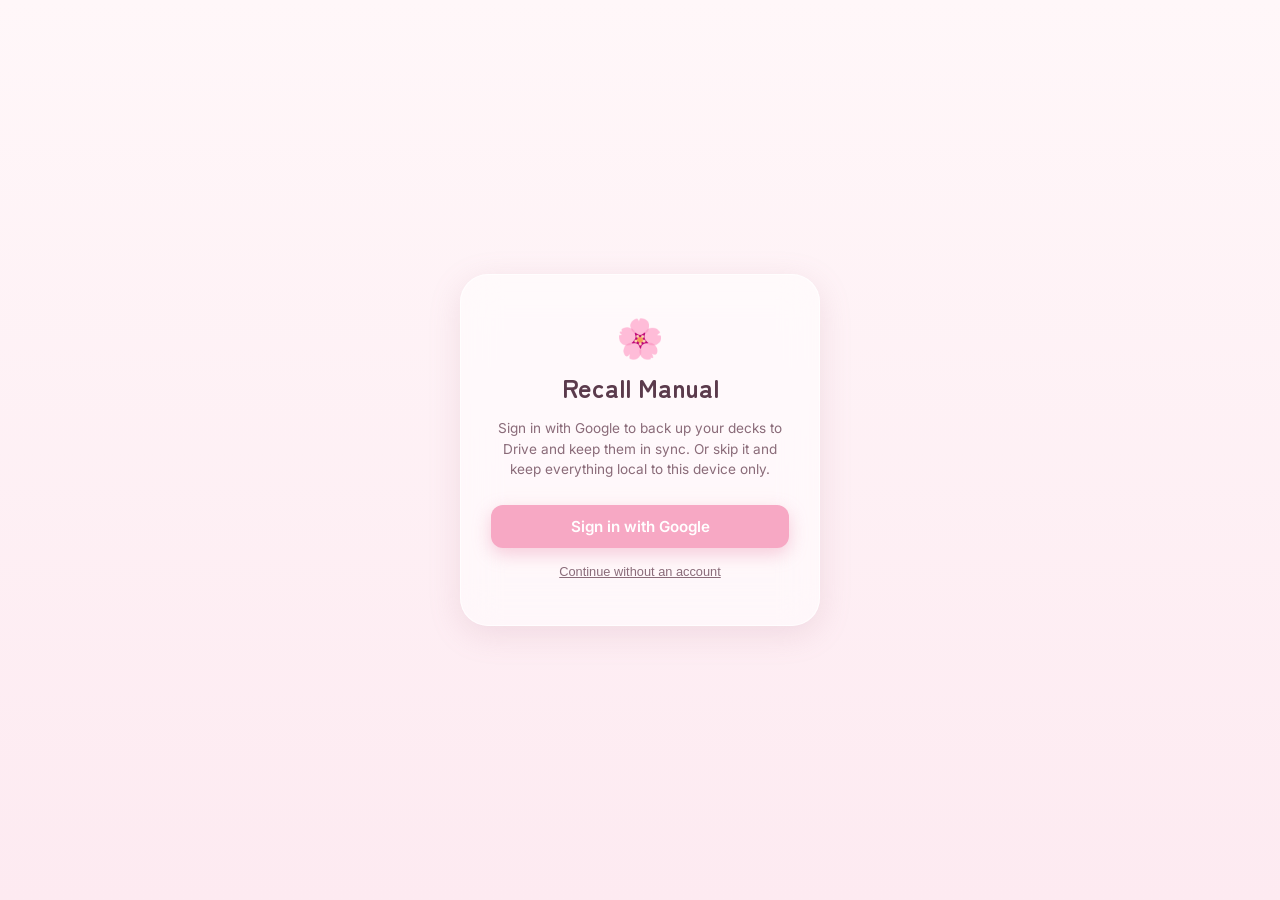
<file: index.html>
<!DOCTYPE html>
<html lang="en">
<head>
<meta charset="UTF-8" />
<meta name="viewport" content="width=device-width, initial-scale=1.0" />
<title>Recall Manual</title>
<link rel="manifest" href="manifest.json" />
<meta name="theme-color" content="#f7a8c4" />
<link rel="stylesheet" href="css/theme.css" />
<script>
  (function () {
    try {
      if ((localStorage.getItem('recall_manual_theme') || 'light') === 'dark') {
        document.documentElement.classList.add('theme-dark');
      }
    } catch (e) {}
  })();
</script>
<style>
  .deck-grid {
    display: grid;
    gap: 16px;
    margin-top: 20px;
  }
  .deck-card {
    padding: 20px;
    display: flex;
    align-items: center;
    justify-content: space-between;
    cursor: pointer;
  }
  .deck-card:hover { box-shadow: 0 12px 36px rgba(180, 120, 145, 0.26); }
  .deck-info h3 { font-size: 1.05rem; }
  .deck-info p { margin: 4px 0 0; font-size: 0.82rem; color: var(--ink-soft); }
  .due-badge {
    display: inline-block;
    margin-left: 8px;
    padding: 2px 9px;
    border-radius: 20px;
    background: var(--blossom);
    color: white;
    font-size: 0.72rem;
    font-weight: 700;
  }
  .deck-actions { display: flex; gap: 8px; }
  .deck-actions button {
    background: var(--glass-fill-strong);
    border: 1px solid var(--glass-border);
    border-radius: var(--radius-sm);
    padding: 8px 14px;
    font-size: 0.82rem;
    font-weight: 600;
    color: var(--ink);
    cursor: pointer;
  }
  .deck-actions .study-btn { background: var(--blossom); color: white; border: none; }

  .empty-state {
    text-align: center;
    padding: 60px 20px;
    color: var(--ink-soft);
  }
  .empty-state h2 { font-family: var(--font-display); color: var(--ink); margin-bottom: 8px; }

  .fab {
    position: fixed;
    bottom: 28px;
    right: 24px;
    z-index: 2;
    width: 58px;
    height: 58px;
    border-radius: 50%;
    background: var(--blossom);
    color: white;
    font-size: 1.8rem;
    border: none;
    box-shadow: 0 10px 26px rgba(232, 136, 171, 0.45);
    cursor: pointer;
    display: flex;
    align-items: center;
    justify-content: center;
  }

  .new-deck-form {
    display: none;
    margin-top: 18px;
    padding: 18px;
    gap: 10px;
    flex-direction: column;
  }
  .new-deck-form.open { display: flex; }
  .new-deck-form input {
    padding: 12px 14px;
    border-radius: var(--radius-sm);
    border: 1px solid var(--glass-border);
    background: rgba(255,255,255,0.7);
    font-family: var(--font-body);
    font-size: 0.9rem;
  }
  .new-deck-form .row { display: flex; gap: 10px; min-width: 0; }
  .new-deck-form .row input { flex: 1; min-width: 0; }

  .storage-note {
    margin-top: 24px;
    font-size: 0.75rem;
    color: var(--ink-soft);
    text-align: center;
  }

  .auth-area { display: flex; align-items: center; gap: 10px; }
  .sign-in-btn {
    display: flex; align-items: center; gap: 8px;
    background: var(--glass-fill-strong);
    border: 1px solid var(--glass-border);
    border-radius: var(--radius-sm);
    padding: 8px 14px;
    font-size: 0.82rem;
    font-weight: 600;
    color: var(--ink);
    cursor: pointer;
  }
  .user-chip { display: flex; align-items: center; gap: 8px; }
  .user-chip img { width: 28px; height: 28px; border-radius: 50%; }
  .user-chip .name { font-size: 0.78rem; color: var(--ink-soft); max-width: 100px; overflow: hidden; text-overflow: ellipsis; white-space: nowrap; }
  .sync-badge {
    font-size: 0.7rem;
    padding: 3px 9px;
    border-radius: 20px;
    background: rgba(255,255,255,0.6);
    color: var(--ink-soft);
  }
  .sync-badge.syncing { color: var(--tag-yellow); }
  .sync-badge.synced { color: var(--tag-green); }
  .sync-badge.error { color: var(--tag-red); }
  .sign-out-btn {
    background: none; border: none; font-size: 0.72rem; color: var(--ink-soft);
    text-decoration: underline; cursor: pointer; padding: 0;
  }

  .backup-row {
    display: flex;
    gap: 10px;
    justify-content: center;
    margin-top: 14px;
  }
  .backup-row button { font-size: 0.78rem; padding: 8px 14px; }

  .settings-link {
    background: var(--glass-fill-strong);
    border: 1px solid var(--glass-border);
    border-radius: 50%;
    width: 36px; height: 36px;
    display: flex; align-items: center; justify-content: center;
    cursor: pointer;
    text-decoration: none;
    color: var(--ink);
    transition: transform 0.15s ease, background 0.15s ease;
  }
  .settings-link:hover { background: var(--glass-fill); }
  .settings-link:active { transform: scale(0.94); }
  .settings-link svg { width: 19px; height: 19px; }

  @media (max-width: 460px) {
    .icon-cluster { gap: 6px !important; flex-wrap: wrap; }
    .user-chip .name { display: none; }
    .sync-badge { padding: 2px 7px; font-size: 0.65rem; }
    .settings-link { width: 32px; height: 32px; }
    .settings-link svg { width: 17px; height: 17px; }
    .sign-in-btn { padding: 7px 11px; font-size: 0.78rem; }
    .topbar { padding: 16px 16px; }
  }

  .auth-gate {
    position: fixed;
    inset: 0;
    z-index: 10;
    display: flex;
    align-items: center;
    justify-content: center;
    padding: 24px;
    background: linear-gradient(180deg, var(--bg-top) 0%, var(--bg-bottom) 100%);
  }
  .auth-gate-card {
    max-width: 360px;
    width: 100%;
    padding: 40px 30px;
    text-align: center;
  }
  .gate-icon { font-size: 2.4rem; margin-bottom: 6px; }
  .auth-gate-card h1 { font-size: 1.6rem; margin-bottom: 10px; }
  .gate-sub {
    font-size: 0.85rem;
    color: var(--ink-soft);
    line-height: 1.5;
    margin-bottom: 26px;
  }
  .auth-gate-card .btn { width: 100%; margin-bottom: 10px; }
  .gate-skip-btn {
    background: none;
    border: none;
    font-size: 0.8rem;
    color: var(--ink-soft);
    text-decoration: underline;
    cursor: pointer;
    padding: 6px;
  }

  .toast {
    position: fixed;
    bottom: 24px;
    left: 50%;
    transform: translateX(-50%);
    background: var(--ink);
    color: white;
    padding: 10px 18px;
    border-radius: var(--radius-sm);
    font-size: 0.85rem;
    opacity: 0;
    pointer-events: none;
    transition: opacity 0.25s ease;
    z-index: 5;
  }
  .toast.show { opacity: 1; }
</style>
</head>
<body>
<canvas id="sakura-canvas"></canvas>

<div id="authGate" class="auth-gate" style="display:none">
  <div class="glass auth-gate-card">
    <div class="gate-icon">🌸</div>
    <h1>Recall Manual</h1>
    <p class="gate-sub">Sign in with Google to back up your decks to Drive and keep them in sync. Or skip it and keep everything local to this device only.</p>
    <button class="btn btn-primary" id="gateSignInBtn">Sign in with Google</button>
    <button class="gate-skip-btn" id="gateSkipBtn">Continue without an account</button>
  </div>
</div>

<div class="app-shell" style="display:none">
  <div class="topbar">
    <div>
      <h1>Recall Manual 🌸</h1>
      <div class="subtitle">Your cards, your handwriting, your pace</div>
    </div>
    <div class="icon-cluster" style="display:flex; align-items:center; gap:10px;">
      <div id="authArea" class="auth-area"></div>
      <a class="settings-link" href="search.html" aria-label="Search">
        <svg viewBox="0 0 24 24" fill="none" stroke="currentColor" stroke-width="1.8" stroke-linecap="round" stroke-linejoin="round">
          <circle cx="11" cy="11" r="7"></circle>
          <line x1="21" y1="21" x2="16.65" y2="16.65"></line>
        </svg>
      </a>
      <a class="settings-link" href="stats.html" aria-label="Stats">
        <svg viewBox="0 0 24 24" fill="none" stroke="currentColor" stroke-width="1.8" stroke-linecap="round" stroke-linejoin="round">
          <line x1="6" y1="20" x2="6" y2="12"></line>
          <line x1="12" y1="20" x2="12" y2="6"></line>
          <line x1="18" y1="20" x2="18" y2="14"></line>
        </svg>
      </a>
      <a class="settings-link" href="library.html" aria-label="Photo library">
        <svg viewBox="0 0 24 24" fill="none" stroke="currentColor" stroke-width="1.8" stroke-linecap="round" stroke-linejoin="round">
          <rect x="3" y="3" width="18" height="18" rx="3"></rect>
          <circle cx="8.5" cy="8.5" r="1.5"></circle>
          <path d="M21 15l-5-5L5 21"></path>
        </svg>
      </a>
      <a class="settings-link" href="settings.html" aria-label="Settings">
        <svg viewBox="0 0 24 24" fill="none" stroke="currentColor" stroke-width="1.8" stroke-linecap="round" stroke-linejoin="round">
          <line x1="21" y1="4" x2="14" y2="4"></line>
          <line x1="10" y1="4" x2="3" y2="4"></line>
          <line x1="21" y1="12" x2="12" y2="12"></line>
          <line x1="8" y1="12" x2="3" y2="12"></line>
          <line x1="21" y1="20" x2="16" y2="20"></line>
          <line x1="12" y1="20" x2="3" y2="20"></line>
          <line x1="14" y1="2" x2="14" y2="6"></line>
          <line x1="8" y1="10" x2="8" y2="14"></line>
          <line x1="16" y1="18" x2="16" y2="22"></line>
        </svg>
      </a>
    </div>
  </div>

  <div class="container">
    <div id="newDeckForm" class="glass new-deck-form">
      <input id="deckName" type="text" placeholder="Deck name, e.g. Pharmacology — Antibiotics" />
      <div class="row">
        <input id="deckSubject" type="text" placeholder="Subject (optional)" />
        <input id="deckSubtopic" type="text" placeholder="Subtopic (optional)" />
      </div>
      <div class="row">
        <button class="btn btn-primary" id="saveDeckBtn" style="flex:1">Create deck</button>
        <button class="btn btn-ghost" id="cancelDeckBtn">Cancel</button>
      </div>
    </div>

    <div id="deckGrid" class="deck-grid"></div>
    <div id="emptyState" class="empty-state" style="display:none">
      <h2>No decks yet</h2>
      <p>Tap the + button to create your first deck, then add cards by typing, drawing, or photo.</p>
    </div>

    <div class="storage-note" id="storageNote"></div>
  </div>
</div>

<button class="fab" id="addDeckFab" aria-label="New deck" style="display:none">+</button>
<div class="toast" id="toast"></div>

<script src="js/auth.js"></script>
<script src="js/db.js"></script>
<script src="js/drive-sync.js"></script>
<script src="js/nav.js"></script>
<script src="js/theme.js"></script>
<script src="js/offline.js"></script>
<script src="js/sakura.js"></script>
<script src="js/stars.js"></script>
<script src="js/backup.js"></script>
<script>
  if (RecallTheme.getTheme() === 'dark') { initStars(); } else { initSakura(); }

  document.querySelectorAll('.settings-link[href]').forEach((link) => {
    link.addEventListener('click', (e) => {
      e.preventDefault();
      RecallNav.goTo(link.getAttribute('href'));
    });
  });

  function showToast(msg, duration = 1800) {
    const t = document.getElementById('toast');
    t.textContent = msg;
    t.classList.add('show');
    clearTimeout(showToast._timer);
    showToast._timer = setTimeout(() => t.classList.remove('show'), duration);
  }

  /* ---- Sign-in gate: shown first, app content hidden until resolved ---- */
  const authGate = document.getElementById('authGate');
  const appShell = document.querySelector('.app-shell');
  const addDeckFab = document.getElementById('addDeckFab');
  const SKIP_AUTH_KEY = 'recall_manual_skip_auth';
  let gateResolved = false;

  function showApp() {
    authGate.style.display = 'none';
    appShell.style.display = '';
    addDeckFab.style.display = 'flex';
    renderDecks();
  }

  function showGate() {
    appShell.style.display = 'none';
    addDeckFab.style.display = 'none';
    authGate.style.display = 'flex';
  }

  document.getElementById('gateSignInBtn').addEventListener('click', async () => {
    try {
      await RecallAuth.signIn();
    } catch (err) {
      const code = err && err.error ? err.error : (err && err.message) || 'unknown error';
      showToast(`Sign-in failed: ${code}`, 5000);
    }
  });

  document.getElementById('gateSkipBtn').addEventListener('click', () => {
    localStorage.setItem(SKIP_AUTH_KEY, '1');
    gateResolved = true;
    showApp();
  });

  /* ---- Auth + sync UI (topbar, once inside the app) ---- */
  const authArea = document.getElementById('authArea');

  function renderSignedOut() {
    authArea.innerHTML = `<button class="sign-in-btn" id="signInBtn">Sign in with Google</button>`;
    document.getElementById('signInBtn').addEventListener('click', async () => {
      try {
        await RecallAuth.signIn();
      } catch (err) {
        const code = err && err.error ? err.error : (err && err.message) || 'unknown error';
        showToast(`Sign-in failed: ${code}`, 5000);
      }
    });
  }

  function renderSignedIn(user) {
    authArea.innerHTML = `
      <span class="sync-badge" id="syncBadge">idle</span>
      <div class="user-chip">
        <img src="${user.photoURL || ''}" alt="" onerror="this.style.display='none'" />
        <span class="name">${user.displayName || user.email || ''}</span>
      </div>
    `;
  }

  RecallSync.onStatus((status) => {
    const badge = document.getElementById('syncBadge');
    if (!badge) return;
    badge.className = 'sync-badge ' + status;
    badge.textContent = status === 'syncing' ? 'syncing…' : status === 'synced' ? 'synced' : status === 'error' ? 'sync error' : status;
  });

  // Registered BEFORE onAuthChange below on purpose: onAuthChange can fire
  // synchronously (a cached session replays immediately), and reconcileOnSignIn's
  // very first line calls setStatus('syncing') — if onStatus wasn't listening
  // yet at that exact moment, that update is silently dropped and the badge
  // never shows "syncing…" at all.

  function withTimeout(promise, ms, label) {
    return Promise.race([
      promise,
      new Promise((_, reject) => setTimeout(() => reject(new Error(`${label} timed out after ${ms / 1000}s`)), ms)),
    ]);
  }

  // Safari/iOS specifically blocks the no-interaction "silent" Google token
  // refresh that Chrome allows (Intelligent Tracking Prevention). When that
  // happens, the fix is trivial — one more interactive tap — so we offer
  // that directly on the sync badge rather than leaving a dead-end error.
  function showReauthPrompt() {
    const badge = document.getElementById('syncBadge');
    if (badge) {
      badge.className = 'sync-badge error';
      badge.textContent = 'tap to reconnect';
      badge.style.cursor = 'pointer';
      badge.onclick = async () => {
        badge.textContent = 'reconnecting…';
        badge.onclick = null;
        try {
          await RecallAuth.signIn(); // interactive; triggers onAuthChange -> reconcile again on success
        } catch (err) {
          const code = err && err.error ? err.error : (err && err.message) || 'unknown error';
          showToast('Reconnect failed: ' + code, 4000);
          badge.textContent = 'tap to reconnect';
        }
      };
    }
    showToast('Your Drive session needs a quick refresh — tap the badge next to your name to reconnect', 5000);
  }

  RecallAuth.onAuthChange(async (user) => {
    if (user) {
      renderSignedIn(user);
      if (!gateResolved) {
        gateResolved = true;
        showApp();
      }
      try {
        // If we already know the cached token is stale, don't bother
        // waiting through a silent-refresh attempt that's very likely to
        // fail the same way on Safari/iOS — go straight to the one-tap fix.
        if (!RecallAuth.hasValidCachedToken()) {
          showReauthPrompt();
        } else {
          // A hung network/token call would otherwise leave the badge stuck
          // on "idle" forever with zero feedback — this guarantees SOME
          // terminal state (success, explicit error, or timeout) every time.
          const result = await withTimeout(RecallSync.reconcileOnSignIn(), 15000, 'Drive sync');
          if (result.action === 'pulled') {
            showToast(`Synced from Drive: ${result.deckCount} deck(s) restored`);
            renderDecks();
          } else if (result.action === 'pushed-initial' || result.action === 'pushed') {
            showToast('Backed up to Drive');
          } else if (result.action === 'error') {
            if (result.needsReauth) {
              showReauthPrompt();
            } else {
              showToast('Drive sync error: ' + result.message, 5000);
            }
          }
        }
      } catch (err) {
        if (err.needsReauth) {
          showReauthPrompt();
        } else {
          const badge = document.getElementById('syncBadge');
          if (badge) {
            badge.className = 'sync-badge error';
            badge.textContent = 'sync error';
          }
          showToast('Drive sync error: ' + err.message, 6000);
        }
      }
    } else {
      renderSignedOut();
      if (!gateResolved) {
        if (localStorage.getItem(SKIP_AUTH_KEY)) {
          gateResolved = true;
          showApp();
        } else {
          showGate();
        }
      }
    }
  });

  const deckGrid = document.getElementById('deckGrid');
  const emptyState = document.getElementById('emptyState');
  const newDeckForm = document.getElementById('newDeckForm');
  const cancelDeckBtn = document.getElementById('cancelDeckBtn');
  const saveDeckBtn = document.getElementById('saveDeckBtn');

  addDeckFab.addEventListener('click', () => {
    newDeckForm.classList.toggle('open');
    document.getElementById('deckName').focus();
  });
  cancelDeckBtn.addEventListener('click', () => newDeckForm.classList.remove('open'));

  saveDeckBtn.addEventListener('click', async () => {
    const name = document.getElementById('deckName').value.trim();
    if (!name) return;
    const subject = document.getElementById('deckSubject').value.trim();
    const subtopic = document.getElementById('deckSubtopic').value.trim();
    await RecallDB.Decks.create({ name, subject, subtopic });
    document.getElementById('deckName').value = '';
    document.getElementById('deckSubject').value = '';
    document.getElementById('deckSubtopic').value = '';
    newDeckForm.classList.remove('open');
    renderDecks();
  });

  async function renderDecks() {
    const decks = await RecallDB.Decks.all();
    deckGrid.innerHTML = '';
    emptyState.style.display = decks.length ? 'none' : 'block';

    for (const deck of decks) {
      const cards = await RecallDB.Cards.byDeck(deck.id);
      const count = cards.length;
      const dueCount = cards.filter((c) => RecallDB.Cards.isDue(c)).length;
      const el = document.createElement('div');
      el.className = 'glass deck-card';
      el.innerHTML = `
        <div class="deck-info">
          <h3>${escapeHtml(deck.name)}</h3>
          <p>
            ${count} card${count === 1 ? '' : 's'}${deck.subject ? ' · ' + escapeHtml(deck.subject) : ''}
            ${dueCount > 0 ? `<span class="due-badge">${dueCount} due</span>` : ''}
          </p>
        </div>
        <div class="deck-actions">
          <button class="add-btn">Add cards</button>
          <button class="study-btn">Study</button>
        </div>
      `;
      el.querySelector('.add-btn').addEventListener('click', (e) => {
        e.stopPropagation();
        RecallNav.goTo(`create.html?deck=${deck.id}`);
      });
      el.querySelector('.study-btn').addEventListener('click', (e) => {
        e.stopPropagation();
        RecallNav.goTo(`study.html?deck=${deck.id}`);
      });
      deckGrid.appendChild(el);
    }

    const est = await RecallDB.estimateStorage();
    if (est) {
      const usedMB = (est.usage / (1024 * 1024)).toFixed(1);
      const quotaMB = (est.quota / (1024 * 1024)).toFixed(0);
      document.getElementById('storageNote').textContent = `${usedMB} MB used of ~${quotaMB} MB available on this device`;
    }
  }

  function escapeHtml(str) {
    const d = document.createElement('div');
    d.textContent = str;
    return d.innerHTML;
  }

  renderDecks();

  if ('serviceWorker' in navigator) {
    window.addEventListener('load', () => {
      navigator.serviceWorker.register('sw.js').catch(() => {});
    });
  }
</script>
</body>
</html>
</file>
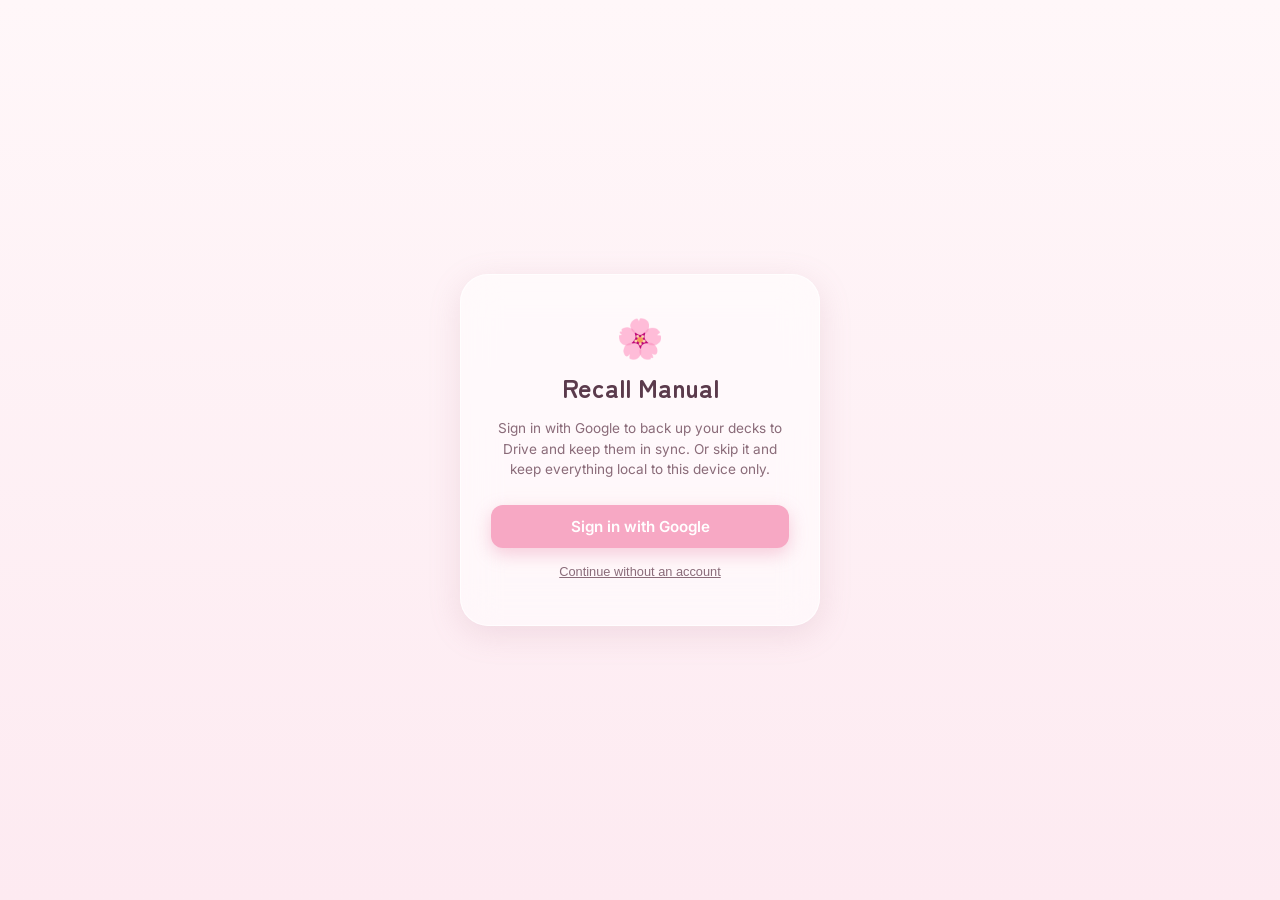
<file: create.html>
<!DOCTYPE html>
<html lang="en">
<head>
<meta charset="UTF-8" />
<meta name="viewport" content="width=device-width, initial-scale=1.0" />
<title>Add Cards — Recall Manual</title>
<link rel="stylesheet" href="css/theme.css" />
<script>
  (function () {
    try {
      if ((localStorage.getItem('recall_manual_theme') || 'light') === 'dark') {
        document.documentElement.classList.add('theme-dark');
      }
    } catch (e) {}
  })();
</script>
<style>
  .back-link { font-size: 0.85rem; color: var(--ink-soft); }
  .deck-label { font-size: 0.9rem; color: var(--ink-soft); margin: -6px 0 16px; }

  .mode-tabs {
    display: flex;
    gap: 8px;
    margin-bottom: 18px;
  }
  .mode-tabs button {
    flex: 1;
    padding: 10px;
    border-radius: var(--radius-sm);
    border: 1px solid var(--glass-border);
    background: var(--glass-fill);
    color: var(--ink-soft);
    font-weight: 600;
    font-size: 0.85rem;
    cursor: pointer;
  }
  .mode-tabs button.active {
    background: var(--blossom);
    color: white;
    border-color: transparent;
  }

  .side-toggle {
    display: flex;
    gap: 8px;
    margin-bottom: 14px;
  }
  .side-toggle button {
    flex: 1;
    padding: 8px;
    border-radius: var(--radius-sm);
    border: 1px solid var(--glass-border);
    background: rgba(255,255,255,0.5);
    color: var(--ink);
    font-size: 0.82rem;
    font-weight: 600;
    cursor: pointer;
  }
  .side-toggle button.active {
    background: var(--glass-fill-strong);
    box-shadow: inset 0 0 0 2px var(--blossom);
  }
  .side-toggle .filled-dot {
    display: inline-block;
    width: 6px; height: 6px;
    border-radius: 50%;
    background: var(--tag-green);
    margin-left: 6px;
  }

  .editor-panel { padding: 18px; }

  textarea.text-input {
    width: 100%;
    min-height: 140px;
    border-radius: var(--radius-sm);
    border: 1px solid var(--glass-border);
    background: rgba(255,255,255,0.7);
    padding: 14px;
    font-family: var(--font-body);
    font-size: 0.95rem;
    resize: vertical;
  }

  canvas.draw-canvas {
    width: 100%;
    height: 260px;
    border-radius: var(--radius-sm);
    border: 1px solid var(--glass-border);
    touch-action: none;
    background: white;
  }
  .draw-tools { display: flex; justify-content: space-between; align-items: center; margin-top: 10px; flex-wrap: wrap; gap: 10px; }
  .draw-tools button.clear-btn {
    font-size: 0.78rem;
    padding: 6px 12px;
    border-radius: var(--radius-sm);
    border: 1px solid var(--glass-border);
    background: rgba(255,255,255,0.6);
    cursor: pointer;
  }

  .brush-toolbar { display: flex; align-items: center; gap: 14px; flex-wrap: wrap; }
  .brush-group { display: flex; align-items: center; gap: 6px; }
  .brush-group .brush-label { font-size: 0.7rem; color: var(--ink-soft); margin-right: 2px; }
  .swatch {
    width: 26px; height: 26px;
    border-radius: 50%;
    border: 2px solid rgba(255,255,255,0.9);
    box-shadow: 0 1px 4px rgba(0,0,0,0.15);
    cursor: pointer;
    padding: 0;
  }
  .swatch.selected { box-shadow: 0 0 0 2px var(--ink); }
  .swatch.highlighter { border-radius: 6px; width: 30px; height: 20px; }
  .swatch.eraser-swatch {
    background: #f4f0ee;
    display: flex; align-items: center; justify-content: center;
    color: var(--ink-soft);
  }
  .swatch.eraser-swatch svg { width: 15px; height: 15px; }

  .brush-sliders {
    display: flex;
    flex-wrap: wrap;
    gap: 16px;
    margin-top: 12px;
    padding-top: 10px;
    border-top: 1px solid var(--glass-border);
  }
  .slider-group { display: flex; align-items: center; gap: 8px; flex: 1; min-width: 140px; }
  .slider-group label { font-size: 0.72rem; color: var(--ink-soft); flex-shrink: 0; width: 46px; }
  .slider-group input[type="range"] { flex: 1; min-width: 60px; accent-color: var(--blossom); }
  .slider-group .slider-value { font-size: 0.7rem; color: var(--ink-soft); width: 30px; text-align: right; flex-shrink: 0; }
  .slider-group.disabled { opacity: 0.4; pointer-events: none; }

  .photo-source-buttons { display: flex; gap: 10px; }
  .photo-source-btn {
    flex: 1;
    display: flex;
    flex-direction: column;
    align-items: center;
    gap: 6px;
    padding: 16px 10px;
    border-radius: var(--radius-sm);
    border: 1px solid var(--glass-border);
    background: rgba(255,255,255,0.55);
    color: var(--ink);
    font-size: 0.78rem;
    font-weight: 600;
    cursor: pointer;
  }
  .photo-source-btn svg { width: 22px; height: 22px; color: var(--ink-soft); }
  .photo-preview { width: 100%; border-radius: var(--radius-sm); margin-top: 10px; display: none; }
  .photo-replace-row { display: flex; gap: 8px; margin-top: 8px; display: none; }
  .photo-replace-row button {
    flex: 1;
    font-size: 0.75rem;
    padding: 7px;
    border-radius: var(--radius-sm);
    border: 1px solid var(--glass-border);
    background: rgba(255,255,255,0.5);
    cursor: pointer;
  }

  .save-row { margin-top: 20px; display: flex; gap: 10px; }
  .save-row button { flex: 1; }

  .toast {
    position: fixed;
    bottom: 24px;
    left: 50%;
    transform: translateX(-50%);
    background: var(--ink);
    color: white;
    padding: 10px 18px;
    border-radius: var(--radius-sm);
    font-size: 0.85rem;
    opacity: 0;
    pointer-events: none;
    transition: opacity 0.25s ease;
  }
  .toast.show { opacity: 1; }
</style>
</head>
<body>
<canvas id="sakura-canvas"></canvas>

<div class="app-shell">
  <div class="topbar">
    <div>
      <a class="back-link" href="index.html">&larr; Decks</a>
      <h1 style="margin-top:4px" id="pageTitle">Add a card</h1>
    </div>
  </div>

  <div class="container">
    <div class="deck-label" id="deckLabel">Loading deck…</div>

    <div class="side-toggle">
      <button data-side="front" class="active">Front <span class="filled-dot" id="frontDot" style="display:none"></span></button>
      <button data-side="back">Back <span class="filled-dot" id="backDot" style="display:none"></span></button>
    </div>

    <div class="mode-tabs">
      <button data-mode="text" class="active">Type</button>
      <button data-mode="draw">Draw</button>
      <button data-mode="photo">Photo</button>
    </div>

    <div class="glass editor-panel">
      <!-- Text -->
      <div class="mode-panel" data-panel="text">
        <textarea class="text-input" id="textInputFront" placeholder="Front side text…"></textarea>
        <textarea class="text-input" id="textInputBack" placeholder="Back side text…" style="display:none"></textarea>
      </div>

      <!-- Draw -->
      <div class="mode-panel" data-panel="draw">
        <canvas class="draw-canvas" id="drawCanvasFront" style="display:none"></canvas>
        <canvas class="draw-canvas" id="drawCanvasBack" style="display:none"></canvas>
        <div id="drawChrome" style="display:none">
          <div class="draw-tools">
            <div class="brush-toolbar">
              <div class="brush-group">
                <span class="brush-label">Pencil</span>
                <button class="swatch selected" data-color="black" data-highlighter="false" style="background:#242021" aria-label="Black pencil"></button>
                <button class="swatch" data-color="red" data-highlighter="false" style="background:#c23b3b" aria-label="Red pencil"></button>
                <button class="swatch" data-color="blue" data-highlighter="false" style="background:#2e5fa3" aria-label="Blue pencil"></button>
                <button class="swatch eraser-swatch" data-eraser="true" aria-label="Eraser">
                  <svg viewBox="0 0 24 24" fill="none" stroke="currentColor" stroke-width="1.8" stroke-linecap="round" stroke-linejoin="round">
                    <path d="M20 20H9l-6-6a2 2 0 0 1 0-2.8l9-9a2 2 0 0 1 2.8 0l6 6a2 2 0 0 1 0 2.8L13 20"></path>
                    <path d="M6 14l6 6"></path>
                  </svg>
                </button>
              </div>
              <div class="brush-group">
                <span class="brush-label">Highlighter</span>
                <button class="swatch highlighter" data-color="yellow" data-highlighter="true" style="background:#f5d90a" aria-label="Yellow highlighter"></button>
                <button class="swatch highlighter" data-color="red" data-highlighter="true" style="background:#ff5c7a" aria-label="Red highlighter"></button>
              </div>
            </div>
            <button class="clear-btn" id="clearDrawBtn">Clear</button>
          </div>
          <div class="brush-sliders">
            <div class="slider-group">
              <label for="sizeSlider">Size</label>
              <input type="range" id="sizeSlider" min="1" max="8" step="0.5" value="2.5" />
              <span class="slider-value" id="sizeValue">2.5</span>
            </div>
            <div class="slider-group" id="opacityGroup">
              <label for="opacitySlider">Opacity</label>
              <input type="range" id="opacitySlider" min="10" max="70" step="1" value="28" />
              <span class="slider-value" id="opacityValue">28%</span>
            </div>
          </div>
        </div>
      </div>

      <!-- Photo -->
      <div class="mode-panel" data-panel="photo">
        <div id="photoAreaFront" style="display:none">
          <div class="photo-source-buttons" id="photoSourceFront">
            <button class="photo-source-btn" data-target="front" data-source="camera">
              <svg viewBox="0 0 24 24" fill="none" stroke="currentColor" stroke-width="1.8" stroke-linecap="round" stroke-linejoin="round"><path d="M23 19a2 2 0 0 1-2 2H3a2 2 0 0 1-2-2V8a2 2 0 0 1 2-2h4l2-3h6l2 3h4a2 2 0 0 1 2 2z"></path><circle cx="12" cy="13" r="4"></circle></svg>
              Camera
            </button>
            <button class="photo-source-btn" data-target="front" data-source="gallery">
              <svg viewBox="0 0 24 24" fill="none" stroke="currentColor" stroke-width="1.8" stroke-linecap="round" stroke-linejoin="round"><rect x="3" y="3" width="18" height="18" rx="2"></rect><circle cx="8.5" cy="8.5" r="1.5"></circle><path d="M21 15l-5-5L5 21"></path></svg>
              Gallery
            </button>
          </div>
          <img class="photo-preview" id="photoPreviewFront" />
          <div class="photo-replace-row" id="photoReplaceFront">
            <button data-target="front" data-source="camera">Retake photo</button>
            <button data-target="front" data-source="gallery">Choose different</button>
          </div>
        </div>
        <input type="file" accept="image/*" capture="environment" id="photoInputFrontCamera" style="display:none" />
        <input type="file" accept="image/*" id="photoInputFrontGallery" style="display:none" />

        <div id="photoAreaBack" style="display:none">
          <div class="photo-source-buttons" id="photoSourceBack">
            <button class="photo-source-btn" data-target="back" data-source="camera">
              <svg viewBox="0 0 24 24" fill="none" stroke="currentColor" stroke-width="1.8" stroke-linecap="round" stroke-linejoin="round"><path d="M23 19a2 2 0 0 1-2 2H3a2 2 0 0 1-2-2V8a2 2 0 0 1 2-2h4l2-3h6l2 3h4a2 2 0 0 1 2 2z"></path><circle cx="12" cy="13" r="4"></circle></svg>
              Camera
            </button>
            <button class="photo-source-btn" data-target="back" data-source="gallery">
              <svg viewBox="0 0 24 24" fill="none" stroke="currentColor" stroke-width="1.8" stroke-linecap="round" stroke-linejoin="round"><rect x="3" y="3" width="18" height="18" rx="2"></rect><circle cx="8.5" cy="8.5" r="1.5"></circle><path d="M21 15l-5-5L5 21"></path></svg>
              Gallery
            </button>
          </div>
          <img class="photo-preview" id="photoPreviewBack" />
          <div class="photo-replace-row" id="photoReplaceBack">
            <button data-target="back" data-source="camera">Retake photo</button>
            <button data-target="back" data-source="gallery">Choose different</button>
          </div>
        </div>
        <input type="file" accept="image/*" capture="environment" id="photoInputBackCamera" style="display:none" />
        <input type="file" accept="image/*" id="photoInputBackGallery" style="display:none" />
      </div>
    </div>

    <div class="save-row">
      <button class="btn btn-ghost" id="saveAddAnotherBtn" style="flex:1">Save &amp; add another</button>
      <button class="btn btn-primary" id="saveDoneBtn" style="flex:1">Save &amp; finish</button>
    </div>
  </div>
</div>

<div class="toast" id="toast"></div>

<script src="js/auth.js"></script>
<script src="js/db.js"></script>
<script src="js/drive-sync.js"></script>
<script src="js/nav.js"></script>
<script src="js/theme.js"></script>
<script src="js/offline.js"></script>
<script src="js/sakura.js"></script>
<script src="js/stars.js"></script>
<script src="js/canvas-draw.js"></script>
<script src="js/camera-capture.js"></script>
<script>
  if (RecallTheme.getTheme() === 'dark') { initStars(); } else { initSakura(); }

  const params = new URLSearchParams(window.location.search);
  const deckId = params.get('deck');
  const editCardId = params.get('edit');
  if (!deckId) window.location.href = 'index.html';

  let currentSide = 'front';
  // Each side now has its OWN content type — front can be a photo while
  // back is typed text, etc. This used to be one global "mode" applied to
  // both sides at once, which forced a photo card to have a photo on both
  // faces; that's backwards for how flashcards actually work (the answer
  // explaining a photo is rarely itself another unrelated photo).
  const sideType = { front: 'text', back: 'text' };

  const state = {
    text: { front: '', back: '' },
    photoBlob: { front: null, back: null },
  };

  RecallDB.Decks.get(deckId).then((deck) => {
    document.getElementById('deckLabel').textContent = deck ? `Adding to: ${deck.name}` : 'Deck not found';
  });

  if (editCardId) {
    document.getElementById('pageTitle').textContent = 'Edit card';
    document.getElementById('saveAddAnotherBtn').style.display = 'none';
    document.getElementById('saveDoneBtn').textContent = 'Save changes';
  }

  function renderActivePanel() {
    const type = sideType[currentSide];

    document.querySelectorAll('.side-toggle button').forEach((b) => {
      b.classList.toggle('active', b.dataset.side === currentSide);
    });
    document.querySelectorAll('.mode-tabs button').forEach((b) => {
      b.classList.toggle('active', b.dataset.mode === type);
    });

    document.getElementById('textInputFront').style.display = (currentSide === 'front' && type === 'text') ? 'block' : 'none';
    document.getElementById('textInputBack').style.display = (currentSide === 'back' && type === 'text') ? 'block' : 'none';

    const drawFrontVisible = currentSide === 'front' && type === 'draw';
    const drawBackVisible = currentSide === 'back' && type === 'draw';
    document.getElementById('drawCanvasFront').style.display = drawFrontVisible ? 'block' : 'none';
    document.getElementById('drawCanvasBack').style.display = drawBackVisible ? 'block' : 'none';
    document.getElementById('drawChrome').style.display = type === 'draw' ? 'block' : 'none';
    if (drawFrontVisible) drawPadFront.ensureSized();
    if (drawBackVisible) drawPadBack.ensureSized();
    if (type === 'draw') syncSlidersToActiveTool();

    document.getElementById('photoAreaFront').style.display = (currentSide === 'front' && type === 'photo') ? 'block' : 'none';
    document.getElementById('photoAreaBack').style.display = (currentSide === 'back' && type === 'photo') ? 'block' : 'none';
  }

  // Mode tabs — set the type for whichever side is currently selected.
  document.querySelectorAll('.mode-tabs button').forEach((btn) => {
    btn.addEventListener('click', () => {
      sideType[currentSide] = btn.dataset.mode;
      renderActivePanel();
    });
  });

  // Side toggle
  document.querySelectorAll('.side-toggle button').forEach((btn) => {
    btn.addEventListener('click', () => {
      currentSide = btn.dataset.side;
      renderActivePanel();
    });
  });

  document.getElementById('textInputFront').addEventListener('input', (e) => (state.text.front = e.target.value));
  document.getElementById('textInputBack').addEventListener('input', (e) => (state.text.back = e.target.value));

  // Draw pads
  const drawPadFront = createDrawPad(document.getElementById('drawCanvasFront'));
  const drawPadBack = createDrawPad(document.getElementById('drawCanvasBack'));
  document.getElementById('clearDrawBtn').addEventListener('click', () => {
    (currentSide === 'front' ? drawPadFront : drawPadBack).clear();
  });

  // Brush color/tool selection — applies to both pads so front/back share
  // the same active pencil, highlighter, or eraser.
  const sizeSlider = document.getElementById('sizeSlider');
  const sizeValue = document.getElementById('sizeValue');
  const opacityGroup = document.getElementById('opacityGroup');
  const opacitySlider = document.getElementById('opacitySlider');
  const opacityValue = document.getElementById('opacityValue');

  const SIZE_RANGES = {
    pencil: { min: 1, max: 8, step: 0.5 },
    highlighter: { min: 6, max: 30, step: 1 },
    eraser: { min: 10, max: 45, step: 1 },
  };

  function syncSlidersToActiveTool() {
    const category = drawPadFront.getActiveCategory();
    const range = SIZE_RANGES[category];
    sizeSlider.min = range.min;
    sizeSlider.max = range.max;
    sizeSlider.step = range.step;
    const size = drawPadFront.getSizeForActiveTool();
    sizeSlider.value = size;
    sizeValue.textContent = category === 'pencil' ? size : Math.round(size);

    const isHighlighterActive = category === 'highlighter';
    opacityGroup.classList.toggle('disabled', !isHighlighterActive);
    const pct = Math.round(drawPadFront.getHighlighterOpacity() * 100);
    opacitySlider.value = pct;
    opacityValue.textContent = pct + '%';
  }

  sizeSlider.addEventListener('input', () => {
    const val = parseFloat(sizeSlider.value);
    sizeValue.textContent = drawPadFront.getActiveCategory() === 'pencil' ? val : Math.round(val);
    drawPadFront.setSize(val);
    drawPadBack.setSize(val);
  });

  opacitySlider.addEventListener('input', () => {
    const pct = parseInt(opacitySlider.value, 10);
    opacityValue.textContent = pct + '%';
    const alpha = pct / 100;
    drawPadFront.setHighlighterOpacity(alpha);
    drawPadBack.setHighlighterOpacity(alpha);
  });

  document.querySelectorAll('.swatch').forEach((btn) => {
    btn.addEventListener('click', () => {
      document.querySelectorAll('.swatch').forEach((b) => b.classList.remove('selected'));
      btn.classList.add('selected');

      if (btn.dataset.eraser === 'true') {
        drawPadFront.setEraser();
        drawPadBack.setEraser();
        syncSlidersToActiveTool();
        return;
      }

      const isHighlighter = btn.dataset.highlighter === 'true';
      const palette = isHighlighter ? HIGHLIGHTER_COLORS : PENCIL_COLORS;
      const hex = palette[btn.dataset.color];
      drawPadFront.setTool(hex, isHighlighter);
      drawPadBack.setTool(hex, isHighlighter);
      syncSlidersToActiveTool();
    });
  });

  // Photo capture — two explicit sources per side (camera vs gallery),
  // rather than one ambiguous input whose behavior varies by browser/OS.
  function wirePhoto(side) {
    const cap = side.charAt(0).toUpperCase() + side.slice(1);
    const cameraInput = document.getElementById(`photoInput${cap}Camera`);
    const galleryInput = document.getElementById(`photoInput${cap}Gallery`);
    const preview = document.getElementById(`photoPreview${cap}`);
    const sourceButtons = document.getElementById(`photoSource${cap}`);
    const replaceRow = document.getElementById(`photoReplace${cap}`);

    async function handleFile(file) {
      if (!file) return;
      const blob = await compressImageFile(file);
      state.photoBlob[side] = blob;
      preview.src = URL.createObjectURL(blob);
      preview.style.display = 'block';
      sourceButtons.style.display = 'none';
      replaceRow.style.display = 'flex';
    }

    cameraInput.addEventListener('change', () => handleFile(cameraInput.files[0]));
    galleryInput.addEventListener('change', () => handleFile(galleryInput.files[0]));

    // Both the initial source buttons and the post-capture "replace" row
    // use the same data-source routing to the right hidden input.
    document.querySelectorAll(`[data-target="${side}"]`).forEach((btn) => {
      btn.addEventListener('click', () => {
        (btn.dataset.source === 'camera' ? cameraInput : galleryInput).click();
      });
    });

    return {
      reset() {
        preview.style.display = 'none';
        preview.src = '';
        sourceButtons.style.display = 'flex';
        replaceRow.style.display = 'none';
      },
    };
  }
  const photoUiFront = wirePhoto('front');
  const photoUiBack = wirePhoto('back');

  function cap(s) { return s.charAt(0).toUpperCase() + s.slice(1); }

  renderActivePanel();

  async function loadForEdit() {
    if (!editCardId) return;
    const card = await RecallDB.Cards.get(editCardId);
    if (!card) {
      showToast('Card not found');
      return;
    }

    for (const side of ['front', 'back']) {
      const face = card[side] || {};
      const kind = face.kind || (face.text ? 'text' : (face.imageBlob ? (card.type === 'draw' ? 'draw' : 'photo') : 'text'));
      sideType[side] = kind;

      if (kind === 'text') {
        state.text[side] = face.text || '';
        document.getElementById(`textInput${cap(side)}`).value = face.text || '';
      } else if (kind === 'draw' && face.imageBlob) {
        currentSide = side; // must be visible to size + draw onto it
        renderActivePanel();
        const pad = side === 'front' ? drawPadFront : drawPadBack;
        await pad.loadImage(face.imageBlob);
      } else if (kind === 'photo' && face.imageBlob) {
        state.photoBlob[side] = face.imageBlob;
        const Cap = cap(side);
        document.getElementById(`photoPreview${Cap}`).src = URL.createObjectURL(face.imageBlob);
        document.getElementById(`photoPreview${Cap}`).style.display = 'block';
        document.getElementById(`photoSource${Cap}`).style.display = 'none';
        document.getElementById(`photoReplace${Cap}`).style.display = 'flex';
      }
    }

    currentSide = 'front';
    renderActivePanel();
  }
  loadForEdit();

  // Builds one face (front or back) independently, based on THAT side's own
  // selected type — this is the whole point of the per-side model: front
  // can be a photo while back is typed text, etc.
  async function buildFace(side) {
    const type = sideType[side];
    if (type === 'text') {
      const text = state.text[side].trim();
      return text ? { kind: 'text', text } : null;
    }
    if (type === 'draw') {
      const pad = side === 'front' ? drawPadFront : drawPadBack;
      if (pad.isEmpty()) return null;
      return { kind: 'draw', imageBlob: await pad.toBlob() };
    }
    if (type === 'photo') {
      const blob = state.photoBlob[side];
      return blob ? { kind: 'photo', imageBlob: blob } : null;
    }
    return null;
  }

  async function buildCardPayload() {
    const front = await buildFace('front');
    const back = await buildFace('back');
    if (!front && !back) return null;
    return {
      deckId,
      // Legacy summary field some older screens still read; per-face
      // `kind` on front/back is the source of truth going forward.
      type: (front && front.kind) || (back && back.kind) || 'text',
      front: front || {},
      back: back || {},
    };
  }

  function resetForm() {
    document.getElementById('textInputFront').value = '';
    document.getElementById('textInputBack').value = '';
    state.text = { front: '', back: '' };
    drawPadFront.clear();
    drawPadBack.clear();
    state.photoBlob = { front: null, back: null };
    photoUiFront.reset();
    photoUiBack.reset();
    // Deliberately NOT resetting sideType — if you just added a
    // photo-front/text-back card, you're likely adding several more like
    // it, so keep the same type selection for the next one.
  }

  function showToast(msg) {
    const t = document.getElementById('toast');
    t.textContent = msg;
    t.classList.add('show');
    setTimeout(() => t.classList.remove('show'), 1400);
  }

  async function saveCard() {
    const payload = await buildCardPayload();
    if (!payload) {
      showToast('Add some content first');
      return false;
    }
    if (editCardId) {
      await RecallDB.Cards.update(editCardId, payload);
    } else {
      await RecallDB.Cards.create(payload);
    }
    return true;
  }

  document.getElementById('saveAddAnotherBtn').addEventListener('click', async () => {
    if (await saveCard()) {
      showToast('Card saved 🌸');
      resetForm();
    }
  });

  document.getElementById('saveDoneBtn').addEventListener('click', async () => {
    if (await saveCard()) {
      showToast('Saving…');
      RecallNav.goTo(editCardId ? 'settings.html' : `study.html?deck=${deckId}`);
    }
  });
</script>
</body>
</html>
</file>
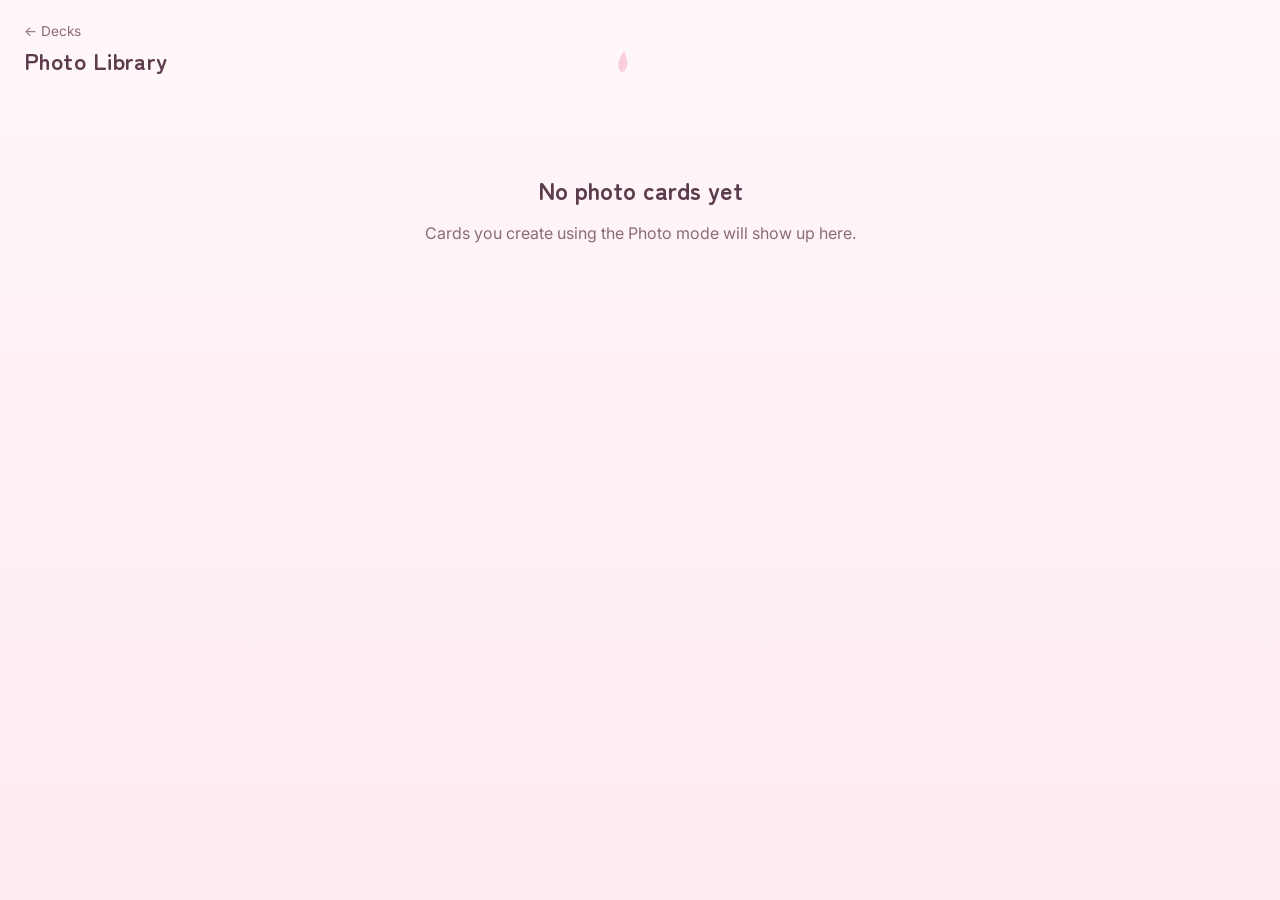
<file: library.html>
<!DOCTYPE html>
<html lang="en">
<head>
<meta charset="UTF-8" />
<meta name="viewport" content="width=device-width, initial-scale=1.0" />
<title>Photo Library — Recall Manual</title>
<link rel="stylesheet" href="css/theme.css" />
<script>
  (function () {
    try {
      if ((localStorage.getItem('recall_manual_theme') || 'light') === 'dark') {
        document.documentElement.classList.add('theme-dark');
      }
    } catch (e) {}
  })();
</script>
<style>
  .back-link { font-size: 0.85rem; color: var(--ink-soft); }

  .photo-grid {
    display: grid;
    grid-template-columns: repeat(2, 1fr);
    gap: 12px;
    margin-top: 16px;
  }

  .photo-tile {
    aspect-ratio: 1 / 1;
    border-radius: var(--radius-md);
    overflow: hidden;
    position: relative;
    cursor: pointer;
    border: 1px solid var(--glass-border);
    background: var(--glass-fill);
    box-shadow: var(--shadow-soft);
  }
  .photo-tile img {
    width: 100%;
    height: 100%;
    object-fit: cover;
    display: block;
  }
  .photo-tile .tile-label {
    position: absolute;
    left: 0; right: 0; bottom: 0;
    padding: 8px 10px 6px;
    font-size: 0.7rem;
    color: white;
    background: linear-gradient(180deg, rgba(0,0,0,0) 0%, rgba(0,0,0,0.55) 100%);
    white-space: nowrap;
    overflow: hidden;
    text-overflow: ellipsis;
  }

  .empty-state {
    text-align: center;
    padding: 60px 20px;
    color: var(--ink-soft);
  }
  .empty-state h2 { font-family: var(--font-display); color: var(--ink); margin-bottom: 8px; }

  /* Lightbox */
  .lightbox {
    position: fixed;
    inset: 0;
    z-index: 20;
    background: rgba(40, 20, 30, 0.72);
    display: none;
    align-items: center;
    justify-content: center;
    padding: 20px;
  }
  .lightbox.open { display: flex; }
  .lightbox-card {
    max-width: 480px;
    width: 100%;
    padding: 20px;
  }
  .lightbox-img-wrap {
    perspective: 1200px;
  }
  .lightbox-img {
    width: 100%;
    max-height: 60vh;
    object-fit: contain;
    border-radius: var(--radius-sm);
    background: white;
    display: block;
  }
  .lightbox-meta {
    display: flex;
    align-items: center;
    justify-content: space-between;
    margin-top: 14px;
  }
  .lightbox-meta .deck-name { font-size: 0.85rem; color: var(--ink-soft); }
  .lightbox-actions { display: flex; gap: 10px; margin-top: 14px; }
  .lightbox-actions button, .lightbox-actions a {
    flex: 1;
    text-align: center;
    font-size: 0.82rem;
  }
  .flip-side-toggle {
    display: flex;
    gap: 8px;
    margin-top: 12px;
    justify-content: center;
  }
  .flip-side-toggle button {
    font-size: 0.75rem;
    padding: 6px 14px;
    border-radius: var(--radius-sm);
    border: 1px solid var(--glass-border);
    background: rgba(255,255,255,0.5);
    cursor: pointer;
  }
  .flip-side-toggle button.active {
    background: var(--blossom);
    color: white;
    border-color: transparent;
  }
  .close-btn {
    position: absolute;
    top: 14px; right: 18px;
    font-size: 1.4rem;
    color: white;
    background: none;
    border: none;
    cursor: pointer;
  }
</style>
</head>
<body>
<canvas id="sakura-canvas"></canvas>

<div class="app-shell">
  <div class="topbar">
    <div>
      <a class="back-link" href="index.html">&larr; Decks</a>
      <h1 style="margin-top:4px">Photo Library</h1>
    </div>
  </div>

  <div class="container">
    <div id="photoGrid" class="photo-grid"></div>
    <div id="emptyState" class="empty-state" style="display:none">
      <h2>No photo cards yet</h2>
      <p>Cards you create using the Photo mode will show up here.</p>
    </div>
  </div>
</div>

<div class="lightbox" id="lightbox">
  <button class="close-btn" id="closeLightbox" aria-label="Close">✕</button>
  <div class="glass lightbox-card">
    <div class="lightbox-img-wrap">
      <img class="lightbox-img" id="lightboxImg" alt="Flashcard photo" />
    </div>
    <div class="flip-side-toggle" id="flipSideToggle" style="display:none">
      <button data-side="front" class="active">Front</button>
      <button data-side="back">Back</button>
    </div>
    <div class="lightbox-meta">
      <span class="deck-name" id="lightboxDeckName"></span>
    </div>
    <div class="lightbox-actions">
      <a class="btn btn-primary" id="studyDeckLink" href="#">Study this deck</a>
    </div>
  </div>
</div>

<script src="js/auth.js"></script>
<script src="js/db.js"></script>
<script src="js/drive-sync.js"></script>
<script src="js/theme.js"></script>
<script src="js/offline.js"></script>
<script src="js/sakura.js"></script>
<script src="js/stars.js"></script>
<script>
  if (RecallTheme.getTheme() === 'dark') { initStars(); } else { initSakura(); }

  const photoGrid = document.getElementById('photoGrid');
  const emptyState = document.getElementById('emptyState');
  const lightbox = document.getElementById('lightbox');
  const lightboxImg = document.getElementById('lightboxImg');
  const lightboxDeckName = document.getElementById('lightboxDeckName');
  const studyDeckLink = document.getElementById('studyDeckLink');
  const flipSideToggle = document.getElementById('flipSideToggle');

  let currentTile = null;

  // A face counts as "photo" if it's explicitly tagged that way (new cards
  // created after the per-side type update), or — for cards saved before
  // that change — if it has an image and the old card-level type wasn't
  // "draw" (hand-drawn cards also stored images, just not camera photos).
  function faceIsPhoto(card, face) {
    if (!face || !face.imageBlob) return false;
    if (face.kind) return face.kind === 'photo';
    return card.type !== 'draw';
  }

  async function loadPhotoCards() {
    const decks = await RecallDB.Decks.all();
    const tiles = [];

    for (const deck of decks) {
      const cards = await RecallDB.Cards.byDeck(deck.id);
      for (const card of cards) {
        const frontIsPhoto = faceIsPhoto(card, card.front);
        const backIsPhoto = faceIsPhoto(card, card.back);
        if (!frontIsPhoto && !backIsPhoto) continue;
        tiles.push({
          deckId: deck.id,
          deckName: deck.name,
          frontUrl: frontIsPhoto ? URL.createObjectURL(card.front.imageBlob) : null,
          backUrl: backIsPhoto ? URL.createObjectURL(card.back.imageBlob) : null,
        });
      }
    }
    return tiles;
  }

  function renderGrid(tiles) {
    photoGrid.innerHTML = '';
    emptyState.style.display = tiles.length ? 'none' : 'block';

    tiles.forEach((tile) => {
      const thumbUrl = tile.frontUrl || tile.backUrl;
      const el = document.createElement('div');
      el.className = 'photo-tile';
      el.innerHTML = `
        <img src="${thumbUrl}" alt="" />
        <div class="tile-label">${escapeHtml(tile.deckName)}</div>
      `;
      el.addEventListener('click', () => openLightbox(tile));
      photoGrid.appendChild(el);
    });
  }

  function openLightbox(tile) {
    currentTile = tile;
    const hasBoth = tile.frontUrl && tile.backUrl;
    flipSideToggle.style.display = hasBoth ? 'flex' : 'none';
    flipSideToggle.querySelectorAll('button').forEach((b) => b.classList.toggle('active', b.dataset.side === 'front'));
    lightboxImg.src = tile.frontUrl || tile.backUrl;
    lightboxDeckName.textContent = tile.deckName;
    studyDeckLink.href = `study.html?deck=${tile.deckId}`;
    lightbox.classList.add('open');
  }

  flipSideToggle.querySelectorAll('button').forEach((btn) => {
    btn.addEventListener('click', () => {
      if (!currentTile) return;
      flipSideToggle.querySelectorAll('button').forEach((b) => b.classList.remove('active'));
      btn.classList.add('active');
      lightboxImg.src = btn.dataset.side === 'front'
        ? (currentTile.frontUrl || currentTile.backUrl)
        : (currentTile.backUrl || currentTile.frontUrl);
    });
  });

  document.getElementById('closeLightbox').addEventListener('click', () => {
    lightbox.classList.remove('open');
  });
  lightbox.addEventListener('click', (e) => {
    if (e.target === lightbox) lightbox.classList.remove('open');
  });

  function escapeHtml(str) {
    const d = document.createElement('div');
    d.textContent = str;
    return d.innerHTML;
  }

  loadPhotoCards().then(renderGrid);
</script>
</body>
</html>
</file>
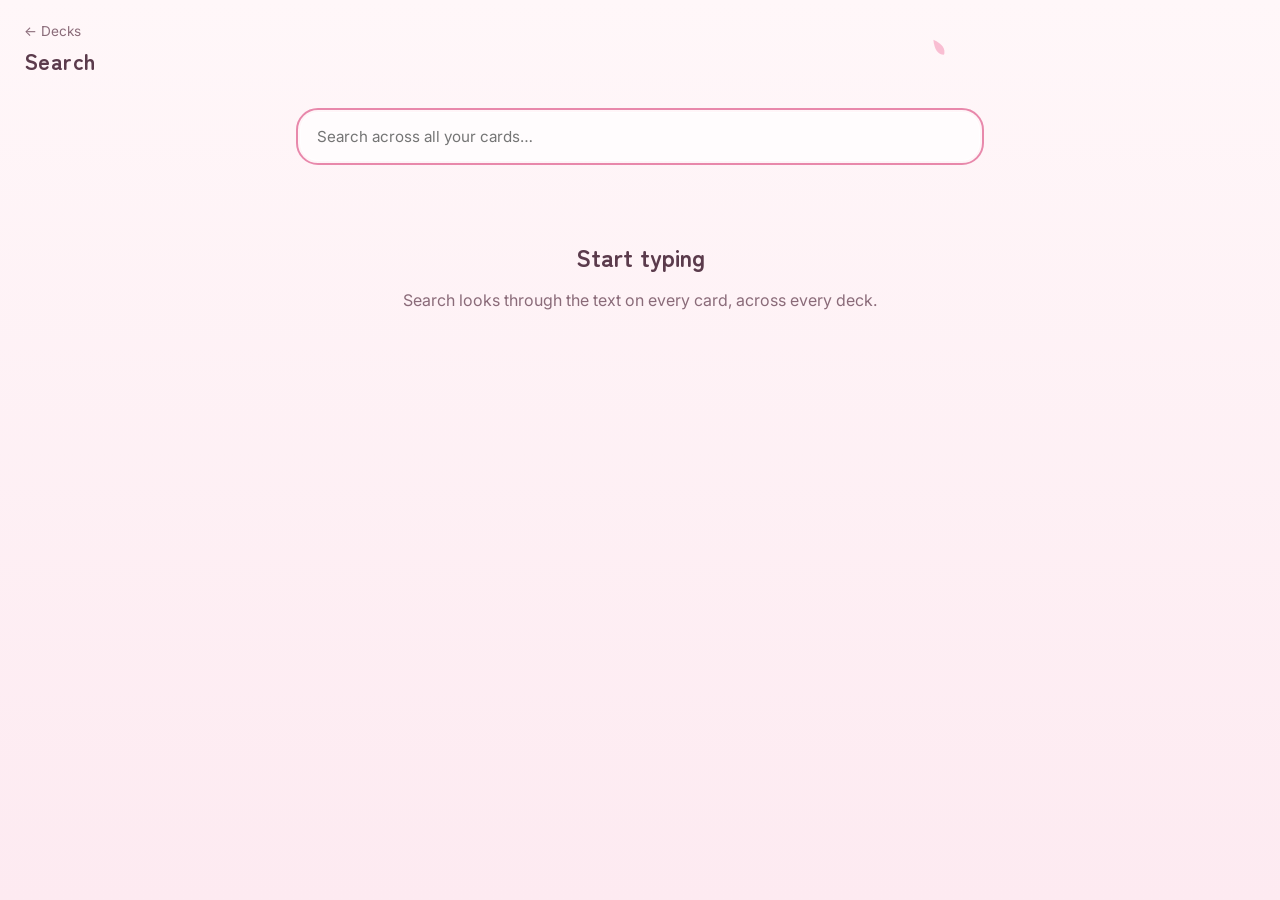
<file: search.html>
<!DOCTYPE html>
<html lang="en">
<head>
<meta charset="UTF-8" />
<meta name="viewport" content="width=device-width, initial-scale=1.0" />
<title>Search — Recall Manual</title>
<link rel="stylesheet" href="css/theme.css" />
<script>
  (function () {
    try {
      if ((localStorage.getItem('recall_manual_theme') || 'light') === 'dark') {
        document.documentElement.classList.add('theme-dark');
      }
    } catch (e) {}
  })();
</script>
<style>
  .back-link { font-size: 0.85rem; color: var(--ink-soft); }

  .search-input-wrap { margin-top: 16px; position: relative; }
  .search-input {
    width: 100%;
    padding: 14px 16px;
    border-radius: var(--radius-md);
    border: 1px solid var(--glass-border);
    background: rgba(255,255,255,0.7);
    font-family: var(--font-body);
    font-size: 0.95rem;
    color: var(--ink);
  }

  .search-results { margin-top: 18px; display: flex; flex-direction: column; gap: 10px; }
  .result-row {
    padding: 14px 16px;
    cursor: pointer;
  }
  .result-deck { font-size: 0.7rem; color: var(--ink-soft); margin-bottom: 4px; }
  .result-snippet { font-size: 0.92rem; color: var(--ink); line-height: 1.4; }
  .result-snippet mark { background: var(--blossom); color: white; border-radius: 3px; padding: 0 2px; }
  .result-type { font-size: 0.68rem; color: var(--ink-soft); background: rgba(255,255,255,0.6); padding: 2px 7px; border-radius: 8px; display: inline-block; margin-top: 6px; }

  .empty-state {
    text-align: center;
    padding: 60px 20px;
    color: var(--ink-soft);
  }
  .empty-state h2 { font-family: var(--font-display); color: var(--ink); margin-bottom: 8px; }
</style>
</head>
<body>
<canvas id="sakura-canvas"></canvas>

<div class="app-shell">
  <div class="topbar">
    <div>
      <a class="back-link" href="index.html" id="backToDecksLink">&larr; Decks</a>
      <h1 style="margin-top:4px">Search</h1>
    </div>
  </div>

  <div class="container">
    <div class="search-input-wrap">
      <input type="text" class="search-input" id="searchInput" placeholder="Search across all your cards…" autofocus />
    </div>

    <div class="search-results" id="searchResults"></div>
    <div class="empty-state" id="emptyState" style="display:none">
      <h2>Start typing</h2>
      <p>Search looks through the text on every card, across every deck.</p>
    </div>
    <div class="empty-state" id="noResultsState" style="display:none">
      <h2>No matches</h2>
      <p>Try a different word — search only looks at typed text, not photos or drawings.</p>
    </div>
  </div>
</div>

<script src="js/auth.js"></script>
<script src="js/db.js"></script>
<script src="js/drive-sync.js"></script>
<script src="js/nav.js"></script>
<script src="js/theme.js"></script>
<script src="js/offline.js"></script>
<script src="js/sakura.js"></script>
<script src="js/stars.js"></script>
<script>
  if (RecallTheme.getTheme() === 'dark') { initStars(); } else { initSakura(); }
  document.getElementById('backToDecksLink').addEventListener('click', (e) => {
    e.preventDefault();
    RecallNav.goTo('index.html');
  });

  const searchInput = document.getElementById('searchInput');
  const searchResults = document.getElementById('searchResults');
  const emptyState = document.getElementById('emptyState');
  const noResultsState = document.getElementById('noResultsState');

  let indexData = []; // flat list of { deckId, deckName, cardId, side, text }

  async function buildIndex() {
    const decks = await RecallDB.Decks.all();
    const rows = [];
    for (const deck of decks) {
      const cards = await RecallDB.Cards.byDeck(deck.id);
      for (const card of cards) {
        if (card.front && card.front.text) {
          rows.push({ deckId: deck.id, deckName: deck.name, cardId: card.id, side: 'front', text: card.front.text });
        }
        if (card.back && card.back.text) {
          rows.push({ deckId: deck.id, deckName: deck.name, cardId: card.id, side: 'back', text: card.back.text });
        }
      }
    }
    indexData = rows;
  }

  function escapeHtml(str) {
    const d = document.createElement('div');
    d.textContent = str;
    return d.innerHTML;
  }

  function highlight(text, query) {
    const escaped = escapeHtml(text);
    const escapedQuery = escapeHtml(query).replace(/[.*+?^${}()|[\]\\]/g, '\\$&');
    return escaped.replace(new RegExp(`(${escapedQuery})`, 'ig'), '<mark>$1</mark>');
  }

  function snippet(text, query, radius = 60) {
    const idx = text.toLowerCase().indexOf(query.toLowerCase());
    if (idx === -1) return text.slice(0, radius * 2);
    const start = Math.max(0, idx - radius);
    const end = Math.min(text.length, idx + query.length + radius);
    return (start > 0 ? '…' : '') + text.slice(start, end) + (end < text.length ? '…' : '');
  }

  function runSearch(query) {
    searchResults.innerHTML = '';
    if (!query.trim()) {
      emptyState.style.display = 'block';
      noResultsState.style.display = 'none';
      return;
    }
    emptyState.style.display = 'none';

    const q = query.trim().toLowerCase();
    const matches = indexData.filter((row) => row.text.toLowerCase().includes(q));

    noResultsState.style.display = matches.length ? 'none' : 'block';

    matches.slice(0, 100).forEach((row) => {
      const snip = snippet(row.text, query);
      const el = document.createElement('div');
      el.className = 'glass result-row';
      el.innerHTML = `
        <div class="result-deck">${escapeHtml(row.deckName)}</div>
        <div class="result-snippet">${highlight(snip, query)}</div>
        <div class="result-type">${row.side}</div>
      `;
      el.addEventListener('click', () => {
        RecallNav.goTo(`study.html?deck=${row.deckId}`);
      });
      searchResults.appendChild(el);
    });
  }

  let debounceTimer = null;
  searchInput.addEventListener('input', () => {
    clearTimeout(debounceTimer);
    debounceTimer = setTimeout(() => runSearch(searchInput.value), 150);
  });

  buildIndex().then(() => runSearch(''));
</script>
</body>
</html>
</file>
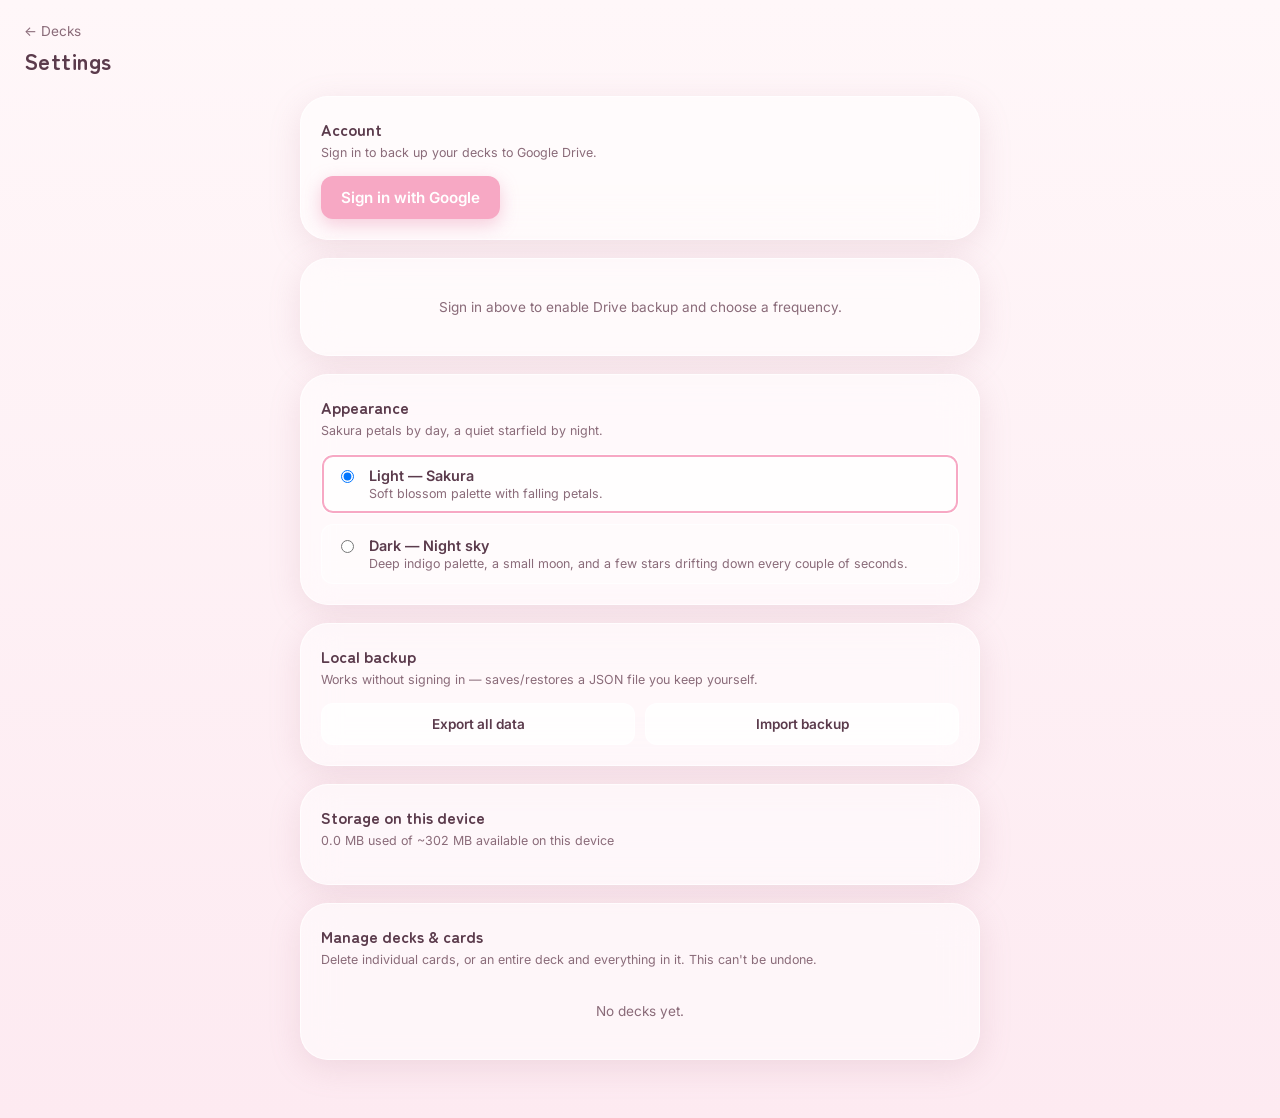
<file: settings.html>
<!DOCTYPE html>
<html lang="en">
<head>
<meta charset="UTF-8" />
<meta name="viewport" content="width=device-width, initial-scale=1.0" />
<title>Settings — Recall Manual</title>
<link rel="stylesheet" href="css/theme.css" />
<script>
  (function () {
    try {
      if ((localStorage.getItem('recall_manual_theme') || 'light') === 'dark') {
        document.documentElement.classList.add('theme-dark');
      }
    } catch (e) {}
  })();
</script>
<style>
  .back-link { font-size: 0.85rem; color: var(--ink-soft); }

  .section {
    padding: 20px;
    margin-bottom: 18px;
  }
  .section h2 {
    font-size: 1rem;
    margin-bottom: 4px;
  }
  .section .section-sub {
    font-size: 0.78rem;
    color: var(--ink-soft);
    margin-bottom: 16px;
  }

  .account-row {
    display: flex;
    align-items: center;
    justify-content: space-between;
    gap: 10px;
  }
  .account-info { display: flex; align-items: center; gap: 10px; }
  .account-info img { width: 40px; height: 40px; border-radius: 50%; }
  .account-info .email { font-size: 0.78rem; color: var(--ink-soft); }

  .freq-options {
    display: flex;
    flex-direction: column;
    gap: 10px;
  }
  .freq-option {
    display: flex;
    align-items: flex-start;
    gap: 12px;
    padding: 12px 14px;
    border-radius: var(--radius-sm);
    border: 1px solid var(--glass-border);
    background: rgba(255,255,255,0.4);
    cursor: pointer;
  }
  .freq-option.selected {
    background: var(--glass-fill-strong);
    box-shadow: inset 0 0 0 2px var(--blossom);
  }
  .freq-option input { margin-top: 3px; }
  .freq-option .freq-title { font-weight: 600; font-size: 0.9rem; }
  .freq-option .freq-desc { font-size: 0.78rem; color: var(--ink-soft); margin-top: 2px; }

  .sync-status-row {
    display: flex;
    align-items: center;
    justify-content: space-between;
    margin-top: 16px;
    font-size: 0.8rem;
    color: var(--ink-soft);
  }

  .sync-badge {
    font-size: 0.7rem;
    padding: 3px 9px;
    border-radius: 20px;
    background: rgba(255,255,255,0.6);
    color: var(--ink-soft);
  }
  .sync-badge.syncing { color: var(--tag-yellow); }
  .sync-badge.synced { color: var(--tag-green); }
  .sync-badge.error { color: var(--tag-red); }

  .backup-actions { display: flex; gap: 10px; margin-top: 16px; }
  .backup-actions button { flex: 1; font-size: 0.85rem; }

  .disabled-note {
    text-align: center;
    padding: 20px;
    color: var(--ink-soft);
    font-size: 0.85rem;
  }

  .manage-deck { border-bottom: 1px solid var(--glass-border); padding: 12px 0; }
  .manage-deck:last-child { border-bottom: none; }
  .manage-deck-row {
    display: flex;
    align-items: center;
    justify-content: space-between;
    cursor: pointer;
    gap: 10px;
  }
  .manage-deck-info { display: flex; align-items: center; gap: 8px; min-width: 0; }
  .manage-deck-info .chevron {
    font-size: 0.7rem;
    color: var(--ink-soft);
    transition: transform 0.15s ease;
    flex-shrink: 0;
  }
  .manage-deck-info .chevron.open { transform: rotate(90deg); }
  .manage-deck-name { font-weight: 600; font-size: 0.88rem; overflow: hidden; text-overflow: ellipsis; white-space: nowrap; }
  .manage-deck-count { font-size: 0.75rem; color: var(--ink-soft); flex-shrink: 0; }
  .delete-deck-btn {
    background: rgba(224,138,138,0.15);
    color: var(--tag-red);
    border: 1px solid rgba(224,138,138,0.3);
    border-radius: var(--radius-sm);
    padding: 6px 12px;
    font-size: 0.75rem;
    font-weight: 600;
    cursor: pointer;
    flex-shrink: 0;
  }

  .manage-card-list { margin-top: 10px; padding-left: 18px; display: flex; flex-direction: column; gap: 6px; }
  .manage-card-row {
    display: flex;
    align-items: center;
    justify-content: space-between;
    gap: 10px;
    padding: 8px 10px;
    border-radius: var(--radius-sm);
    background: rgba(255,255,255,0.4);
    font-size: 0.8rem;
  }
  .manage-card-preview { overflow: hidden; text-overflow: ellipsis; white-space: nowrap; color: var(--ink-soft); flex: 1; min-width: 0; }
  .manage-card-type { font-size: 0.68rem; color: var(--ink-soft); background: rgba(255,255,255,0.6); padding: 2px 6px; border-radius: 8px; flex-shrink: 0; }
  .delete-card-btn {
    background: none;
    border: none;
    color: var(--tag-red);
    font-size: 1rem;
    cursor: pointer;
    line-height: 1;
    padding: 2px 4px;
    flex-shrink: 0;
  }
  .edit-card-btn {
    background: none;
    border: 1px solid var(--glass-border);
    border-radius: var(--radius-sm);
    color: var(--ink-soft);
    font-size: 0.7rem;
    font-weight: 600;
    cursor: pointer;
    padding: 3px 9px;
    flex-shrink: 0;
  }

  .toast {
    position: fixed;
    bottom: 24px;
    left: 50%;
    transform: translateX(-50%);
    background: var(--ink);
    color: white;
    padding: 10px 18px;
    border-radius: var(--radius-sm);
    font-size: 0.85rem;
    opacity: 0;
    pointer-events: none;
    transition: opacity 0.25s ease;
    z-index: 5;
  }
  .toast.show { opacity: 1; pointer-events: auto; }
  .toast-undo-btn {
    background: none;
    border: none;
    color: var(--blossom);
    font-weight: 700;
    text-decoration: underline;
    cursor: pointer;
    font-size: 0.85rem;
    padding: 0;
    margin-left: 4px;
  }
</style>
</head>
<body>
<canvas id="sakura-canvas"></canvas>

<div class="app-shell">
  <div class="topbar">
    <div>
      <a class="back-link" href="index.html" id="backToDecksLink">&larr; Decks</a>
      <h1 style="margin-top:4px">Settings</h1>
    </div>
  </div>

  <div class="container">
    <div class="glass section" id="accountSection">
      <h2>Account</h2>
      <div class="section-sub">Sign in to back up your decks to Google Drive.</div>
      <div id="accountContent"></div>
    </div>

    <div class="glass section" id="syncSection" style="display:none">
      <h2>Backup frequency</h2>
      <div class="section-sub">How often should Recall Manual push your data to Drive?</div>
      <div class="freq-options">
        <label class="freq-option" data-mode="auto">
          <input type="radio" name="syncMode" value="auto" />
          <div>
            <div class="freq-title">Simultaneously</div>
            <div class="freq-desc">Backs up a few seconds after any change — closest to real-time.</div>
          </div>
        </label>
        <label class="freq-option" data-mode="hourly">
          <input type="radio" name="syncMode" value="hourly" />
          <div>
            <div class="freq-title">Hourly</div>
            <div class="freq-desc">Backs up at most once an hour while the app is open.</div>
          </div>
        </label>
        <label class="freq-option" data-mode="daily">
          <input type="radio" name="syncMode" value="daily" />
          <div>
            <div class="freq-title">Daily</div>
            <div class="freq-desc">Backs up at most once a day while the app is open.</div>
          </div>
        </label>
        <label class="freq-option" data-mode="manual">
          <input type="radio" name="syncMode" value="manual" />
          <div>
            <div class="freq-title">Manual only</div>
            <div class="freq-desc">Never backs up automatically — use the button below.</div>
          </div>
        </label>
      </div>

      <div class="sync-status-row">
        <span id="lastSyncedText">Never synced</span>
        <span class="sync-badge" id="settingsSyncBadge">idle</span>
      </div>

      <div class="backup-actions">
        <button class="btn btn-primary" id="backupNowBtn" style="flex:1">Backup now</button>
        <button class="btn btn-ghost" id="restoreNowBtn" style="flex:1">Restore from Drive</button>
      </div>
    </div>

    <div class="glass section" id="signedOutNote" style="display:none">
      <div class="disabled-note">Sign in above to enable Drive backup and choose a frequency.</div>
    </div>

    <div class="glass section">
      <h2>Appearance</h2>
      <div class="section-sub">Sakura petals by day, a quiet starfield by night.</div>
      <div class="freq-options">
        <label class="freq-option" data-theme-option="light">
          <input type="radio" name="themeOption" value="light" />
          <div>
            <div class="freq-title">Light — Sakura</div>
            <div class="freq-desc">Soft blossom palette with falling petals.</div>
          </div>
        </label>
        <label class="freq-option" data-theme-option="dark">
          <input type="radio" name="themeOption" value="dark" />
          <div>
            <div class="freq-title">Dark — Night sky</div>
            <div class="freq-desc">Deep indigo palette, a small moon, and a few stars drifting down every couple of seconds.</div>
          </div>
        </label>
      </div>
    </div>

    <div class="glass section">
      <h2>Local backup</h2>
      <div class="section-sub">Works without signing in — saves/restores a JSON file you keep yourself.</div>
      <div class="backup-actions">
        <button class="btn btn-ghost" id="exportBtn" style="flex:1">Export all data</button>
        <button class="btn btn-ghost" id="importBtn" style="flex:1">Import backup</button>
      </div>
      <input type="file" id="importFile" accept="application/json" style="display:none" />
    </div>

    <div class="glass section">
      <h2>Storage on this device</h2>
      <div class="section-sub" id="storageNote">Calculating…</div>
    </div>

    <div class="glass section">
      <h2>Manage decks &amp; cards</h2>
      <div class="section-sub">Delete individual cards, or an entire deck and everything in it. This can't be undone.</div>
      <div id="manageList"></div>
      <div class="disabled-note" id="manageEmpty" style="display:none">No decks yet.</div>
    </div>
  </div>
</div>

<div class="toast" id="toast"></div>

<script src="js/auth.js"></script>
<script src="js/db.js"></script>
<script src="js/drive-sync.js"></script>
<script src="js/nav.js"></script>
<script src="js/theme.js"></script>
<script src="js/offline.js"></script>
<script src="js/sakura.js"></script>
<script src="js/stars.js"></script>
<script src="js/backup.js"></script>
<script>
  document.getElementById('backToDecksLink').addEventListener('click', (e) => {
    e.preventDefault();
    RecallNav.goTo('index.html');
  });
</script>
<script>
  if (RecallTheme.getTheme() === 'dark') { initStars(); } else { initSakura(); }

  function showToast(msg, duration = 1800) {
    const t = document.getElementById('toast');
    t.innerHTML = '';
    t.textContent = msg;
    t.classList.add('show');
    clearTimeout(showToast._timer);
    showToast._timer = setTimeout(() => t.classList.remove('show'), duration);
  }

  /* Shows a toast with an inline Undo button. If tapped, onUndo() runs and
     the pending deletion is cancelled; otherwise onCommit() runs once the
     grace period elapses. Used so deleting a deck/card isn't instantly
     final — a stray tap shouldn't be able to destroy data with no recovery. */
  function showUndoToast(msg, { onUndo, onCommit, duration = 5000 }) {
    const t = document.getElementById('toast');
    clearTimeout(showToast._timer);
    t.innerHTML = '';
    const span = document.createElement('span');
    span.textContent = msg + ' ';
    const btn = document.createElement('button');
    btn.textContent = 'Undo';
    btn.className = 'toast-undo-btn';
    let committed = false;
    const timer = setTimeout(() => {
      if (!committed) {
        committed = true;
        t.classList.remove('show');
        onCommit();
      }
    }, duration);
    btn.addEventListener('click', () => {
      if (committed) return;
      committed = true;
      clearTimeout(timer);
      t.classList.remove('show');
      onUndo();
    });
    t.appendChild(span);
    t.appendChild(btn);
    t.classList.add('show');
  }

  const accountContent = document.getElementById('accountContent');
  const syncSection = document.getElementById('syncSection');
  const signedOutNote = document.getElementById('signedOutNote');

  function renderSignedOut() {
    accountContent.innerHTML = `<button class="btn btn-primary" id="settingsSignInBtn">Sign in with Google</button>`;
    document.getElementById('settingsSignInBtn').addEventListener('click', async () => {
      try {
        await RecallAuth.signIn();
      } catch (err) {
        const code = err && err.error ? err.error : (err && err.message) || 'unknown error';
        showToast(`Sign-in failed: ${code}`, 5000);
      }
    });
    syncSection.style.display = 'none';
    signedOutNote.style.display = 'block';
  }

  function renderSignedIn(user) {
    accountContent.innerHTML = `
      <div class="account-row">
        <div class="account-info">
          <img src="${user.photoURL || ''}" alt="" onerror="this.style.display='none'" />
          <div>
            <div>${user.displayName || ''}</div>
            <div class="email">${user.email || ''}</div>
          </div>
        </div>
        <button class="btn btn-ghost" id="settingsSignOutBtn">Sign out</button>
      </div>
    `;
    document.getElementById('settingsSignOutBtn').addEventListener('click', () => {
      RecallAuth.signOut();
    });
    syncSection.style.display = 'block';
    signedOutNote.style.display = 'none';
    renderSyncModeSelection();
  }

  function renderSyncModeSelection() {
    const current = RecallSync.getSyncMode();
    document.querySelectorAll('.freq-option').forEach((el) => {
      const isSelected = el.dataset.mode === current;
      el.classList.toggle('selected', isSelected);
      el.querySelector('input').checked = isSelected;
    });
    updateLastSyncedText();
  }

  function updateLastSyncedText() {
    const t = RecallSync.getLastSyncedAt();
    const el = document.getElementById('lastSyncedText');
    if (!t) {
      el.textContent = 'Never synced';
      return;
    }
    const mins = Math.round((Date.now() - t) / 60000);
    if (mins < 1) el.textContent = 'Last synced just now';
    else if (mins < 60) el.textContent = `Last synced ${mins} min ago`;
    else if (mins < 24 * 60) el.textContent = `Last synced ${Math.round(mins / 60)} hr ago`;
    else el.textContent = `Last synced ${Math.round(mins / (60 * 24))} day(s) ago`;
  }

  document.querySelectorAll('.freq-option').forEach((el) => {
    el.addEventListener('click', () => {
      const mode = el.dataset.mode;
      RecallSync.setSyncMode(mode);
      renderSyncModeSelection();
      showToast(`Backup frequency set to ${mode}`);
    });
  });

  document.getElementById('backupNowBtn').addEventListener('click', async () => {
    try {
      showToast('Backing up…');
      await RecallSync.backupNow();
      updateLastSyncedText();
      showToast('Backed up to Drive 🌸');
    } catch (err) {
      showToast('Backup failed: ' + err.message, 4000);
    }
  });

  document.getElementById('restoreNowBtn').addEventListener('click', async () => {
    const ok = confirm('This replaces everything on this device with whatever is currently backed up on Drive. Any local changes not yet backed up will be lost. Continue?');
    if (!ok) return;
    try {
      showToast('Restoring from Drive…');
      const result = await RecallSync.restoreNow();
      updateLastSyncedText();
      if (result.action === 'none') {
        showToast('No backup found in Drive for this account yet', 4000);
      } else {
        showToast(`Restored ${result.deckCount} deck(s) from Drive 🌸`);
        renderManageList();
      }
    } catch (err) {
      showToast('Restore failed: ' + err.message, 4000);
    }
  });

  RecallAuth.onAuthChange((user) => {
    if (user) renderSignedIn(user);
    else renderSignedOut();
  });

  RecallSync.onStatus((status) => {
    const badge = document.getElementById('settingsSyncBadge');
    if (!badge) return;
    badge.className = 'sync-badge ' + status;
    badge.textContent = status === 'syncing' ? 'syncing…' : status === 'synced' ? 'synced' : status === 'error' ? 'sync error' : status;
    if (status === 'synced') updateLastSyncedText();
  });

  document.getElementById('exportBtn').addEventListener('click', async () => {
    showToast('Preparing export…');
    await RecallBackup.exportAllData();
  });

  document.getElementById('importBtn').addEventListener('click', () => {
    document.getElementById('importFile').click();
  });

  document.getElementById('importFile').addEventListener('change', async (e) => {
    const file = e.target.files[0];
    if (!file) return;
    try {
      const { deckCount, cardCount } = await RecallBackup.importDataFromFile(file);
      showToast(`Imported ${deckCount} deck(s), ${cardCount} card(s)`);
    } catch (err) {
      showToast('Import failed: ' + err.message);
    }
    e.target.value = '';
  });

  RecallDB.estimateStorage().then((est) => {
    if (est) {
      const usedMB = (est.usage / (1024 * 1024)).toFixed(1);
      const quotaMB = (est.quota / (1024 * 1024)).toFixed(0);
      document.getElementById('storageNote').textContent = `${usedMB} MB used of ~${quotaMB} MB available on this device`;
    } else {
      document.getElementById('storageNote').textContent = 'Storage estimate not available on this browser';
    }
  });

  /* ---- Appearance (theme) ---- */
  function renderThemeSelection() {
    const current = RecallTheme.getTheme();
    document.querySelectorAll('[data-theme-option]').forEach((el) => {
      const isSelected = el.dataset.themeOption === current;
      el.classList.toggle('selected', isSelected);
      el.querySelector('input').checked = isSelected;
    });
  }
  document.querySelectorAll('[data-theme-option]').forEach((el) => {
    el.addEventListener('click', () => {
      RecallTheme.setTheme(el.dataset.themeOption);
      renderThemeSelection();
    });
  });
  renderThemeSelection();

  /* ---- Manage decks & cards (delete, with undo) ---- */
  const manageList = document.getElementById('manageList');
  const manageEmpty = document.getElementById('manageEmpty');
  const openDeckIds = new Set();
  const pendingDeleteDeckIds = new Set();
  const pendingDeleteCardIds = new Set();

  // A face's kind falls back to the legacy card-level type for cards
  // created before front/back had independent types.
  function faceKind(card, face) {
    if (!face) return null;
    if (face.kind) return face.kind;
    if (face.text) return 'text';
    if (face.imageBlob) return card.type === 'draw' ? 'draw' : 'photo';
    return null;
  }

  const KIND_LABELS = { text: 'Type', draw: 'Draw', photo: 'Photo' };

  function cardPreviewText(card) {
    const frontKind = faceKind(card, card.front);
    const backKind = faceKind(card, card.back);
    if (frontKind === 'text' && card.front.text) return card.front.text;
    if (backKind === 'text' && card.back.text) return card.back.text;
    const frontLabel = KIND_LABELS[frontKind] || '?';
    const backLabel = KIND_LABELS[backKind] || '?';
    return `${frontLabel} front / ${backLabel} back`;
  }

  function cardTypeLabel(card) {
    const frontKind = faceKind(card, card.front);
    const backKind = faceKind(card, card.back);
    if (frontKind === backKind) return frontKind || 'card';
    return `${frontKind || '?'}/${backKind || '?'}`;
  }

  async function renderManageList() {
    const allDecks = await RecallDB.Decks.all();
    const decks = allDecks.filter((d) => !pendingDeleteDeckIds.has(d.id));
    manageEmpty.style.display = decks.length ? 'none' : 'block';
    manageList.innerHTML = '';

    for (const deck of decks) {
      const allCards = await RecallDB.Cards.byDeck(deck.id);
      const cards = allCards.filter((c) => !pendingDeleteCardIds.has(c.id));
      const count = cards.length;
      const wrap = document.createElement('div');
      wrap.className = 'manage-deck';

      const isOpen = openDeckIds.has(deck.id);
      wrap.innerHTML = `
        <div class="manage-deck-row">
          <div class="manage-deck-info">
            <span class="chevron ${isOpen ? 'open' : ''}">▶</span>
            <span class="manage-deck-name">${escapeHtml(deck.name)}</span>
            <span class="manage-deck-count">(${count})</span>
          </div>
          <button class="delete-deck-btn" data-deck-id="${deck.id}">Delete deck</button>
        </div>
        <div class="manage-card-list" style="display:${isOpen ? 'flex' : 'none'}"></div>
      `;

      const row = wrap.querySelector('.manage-deck-row');
      const cardListEl = wrap.querySelector('.manage-card-list');
      const chevron = wrap.querySelector('.chevron');

      row.querySelector('.manage-deck-info').addEventListener('click', async () => {
        const nowOpen = !openDeckIds.has(deck.id);
        if (nowOpen) {
          openDeckIds.add(deck.id);
          chevron.classList.add('open');
          cardListEl.style.display = 'flex';
          await renderCardList(deck.id, cardListEl);
        } else {
          openDeckIds.delete(deck.id);
          chevron.classList.remove('open');
          cardListEl.style.display = 'none';
        }
      });

      wrap.querySelector('.delete-deck-btn').addEventListener('click', (e) => {
        e.stopPropagation();
        pendingDeleteDeckIds.add(deck.id);
        renderManageList();
        showUndoToast(`Deleted "${deck.name}" (${count} card${count === 1 ? '' : 's'})`, {
          onUndo: () => {
            pendingDeleteDeckIds.delete(deck.id);
            renderManageList();
          },
          onCommit: async () => {
            await RecallDB.Decks.remove(deck.id);
            pendingDeleteDeckIds.delete(deck.id);
            renderManageList();
          },
        });
      });

      manageList.appendChild(wrap);
      if (isOpen) await renderCardList(deck.id, cardListEl);
    }
  }

  async function renderCardList(deckId, container) {
    const allCards = await RecallDB.Cards.byDeck(deckId);
    const cards = allCards.filter((c) => !pendingDeleteCardIds.has(c.id));
    container.innerHTML = '';
    if (!cards.length) {
      container.innerHTML = `<div class="manage-card-preview">No cards in this deck.</div>`;
      return;
    }
    cards.forEach((card) => {
      const row = document.createElement('div');
      row.className = 'manage-card-row';
      row.innerHTML = `
        <span class="manage-card-type">${cardTypeLabel(card)}</span>
        <span class="manage-card-preview">${escapeHtml(cardPreviewText(card))}</span>
        <button class="edit-card-btn" aria-label="Edit card">Edit</button>
        <button class="delete-card-btn" aria-label="Delete card">✕</button>
      `;
      row.querySelector('.edit-card-btn').addEventListener('click', () => {
        RecallNav.goTo(`create.html?deck=${deckId}&edit=${card.id}`);
      });
      row.querySelector('.delete-card-btn').addEventListener('click', () => {
        pendingDeleteCardIds.add(card.id);
        renderManageList();
        showUndoToast('Card deleted', {
          onUndo: () => {
            pendingDeleteCardIds.delete(card.id);
            renderManageList();
          },
          onCommit: async () => {
            await RecallDB.Cards.remove(card.id);
            pendingDeleteCardIds.delete(card.id);
            renderManageList();
          },
        });
      });
      container.appendChild(row);
    });
  }

  function escapeHtml(str) {
    const d = document.createElement('div');
    d.textContent = str;
    return d.innerHTML;
  }

  renderManageList();
</script>
</body>
</html>
</file>
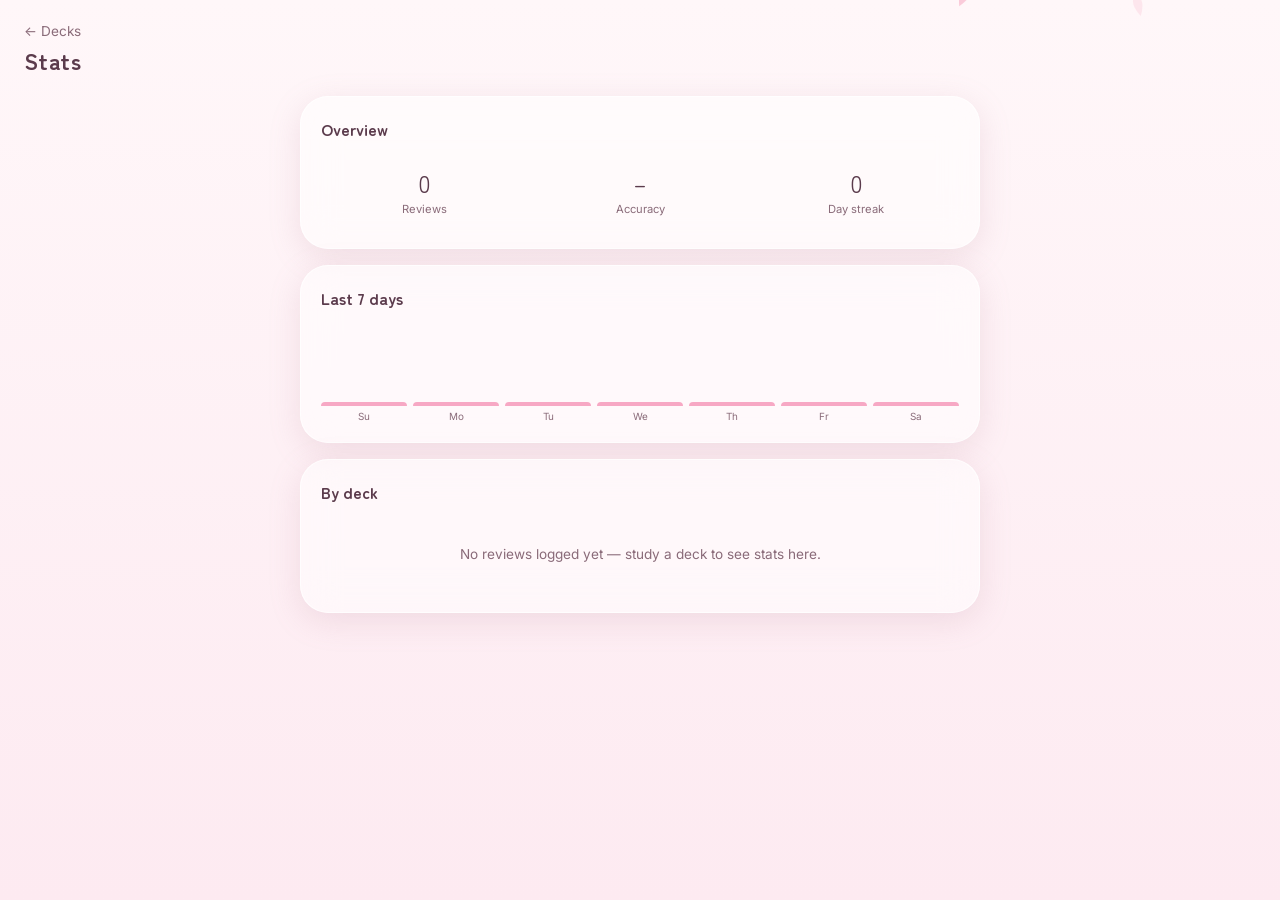
<file: stats.html>
<!DOCTYPE html>
<html lang="en">
<head>
<meta charset="UTF-8" />
<meta name="viewport" content="width=device-width, initial-scale=1.0" />
<title>Stats — Recall Manual</title>
<link rel="stylesheet" href="css/theme.css" />
<script>
  (function () {
    try {
      if ((localStorage.getItem('recall_manual_theme') || 'light') === 'dark') {
        document.documentElement.classList.add('theme-dark');
      }
    } catch (e) {}
  })();
</script>
<style>
  .back-link { font-size: 0.85rem; color: var(--ink-soft); }

  .section {
    padding: 20px;
    margin-bottom: 16px;
  }
  .section h2 { font-size: 1rem; margin-bottom: 12px; }

  .stat-grid {
    display: grid;
    grid-template-columns: repeat(3, 1fr);
    gap: 10px;
  }
  .stat-tile { text-align: center; padding: 12px 6px; }
  .stat-value { font-family: var(--font-display); font-size: 1.5rem; color: var(--ink); }
  .stat-label { font-size: 0.7rem; color: var(--ink-soft); margin-top: 2px; }

  .bar-chart { display: flex; align-items: flex-end; gap: 6px; height: 100px; margin-top: 8px; }
  .bar-col { flex: 1; display: flex; flex-direction: column; align-items: center; justify-content: flex-end; height: 100%; }
  .bar { width: 100%; border-radius: 4px 4px 0 0; background: var(--blossom); min-height: 3px; }
  .bar-day-label { font-size: 0.62rem; color: var(--ink-soft); margin-top: 4px; }

  .deck-stat-row {
    display: flex;
    align-items: center;
    justify-content: space-between;
    padding: 10px 0;
    border-bottom: 1px solid var(--glass-border);
    font-size: 0.85rem;
  }
  .deck-stat-row:last-child { border-bottom: none; }
  .deck-stat-name { color: var(--ink); }
  .deck-stat-meta { color: var(--ink-soft); font-size: 0.75rem; }

  .empty-note {
    text-align: center;
    padding: 30px 20px;
    color: var(--ink-soft);
    font-size: 0.85rem;
  }
</style>
</head>
<body>
<canvas id="sakura-canvas"></canvas>

<div class="app-shell">
  <div class="topbar">
    <div>
      <a class="back-link" href="index.html" id="backToDecksLink">&larr; Decks</a>
      <h1 style="margin-top:4px">Stats</h1>
    </div>
  </div>

  <div class="container">
    <div class="glass section">
      <h2>Overview</h2>
      <div class="stat-grid">
        <div class="stat-tile">
          <div class="stat-value" id="statTotal">0</div>
          <div class="stat-label">Reviews</div>
        </div>
        <div class="stat-tile">
          <div class="stat-value" id="statAccuracy">–</div>
          <div class="stat-label">Accuracy</div>
        </div>
        <div class="stat-tile">
          <div class="stat-value" id="statStreak">0</div>
          <div class="stat-label">Day streak</div>
        </div>
      </div>
    </div>

    <div class="glass section">
      <h2>Last 7 days</h2>
      <div class="bar-chart" id="barChart"></div>
    </div>

    <div class="glass section">
      <h2>By deck</h2>
      <div id="deckStatsList"></div>
      <div class="empty-note" id="statsEmptyNote" style="display:none">No reviews logged yet — study a deck to see stats here.</div>
    </div>
  </div>
</div>

<script src="js/auth.js"></script>
<script src="js/db.js"></script>
<script src="js/drive-sync.js"></script>
<script src="js/nav.js"></script>
<script src="js/theme.js"></script>
<script src="js/offline.js"></script>
<script src="js/sakura.js"></script>
<script src="js/stars.js"></script>
<script>
  if (RecallTheme.getTheme() === 'dark') { initStars(); } else { initSakura(); }
  document.getElementById('backToDecksLink').addEventListener('click', (e) => {
    e.preventDefault();
    RecallNav.goTo('index.html');
  });

  function escapeHtml(str) {
    const d = document.createElement('div');
    d.textContent = str;
    return d.innerHTML;
  }

  function dayKey(ts) {
    const d = new Date(ts);
    return `${d.getFullYear()}-${d.getMonth()}-${d.getDate()}`;
  }

  async function render() {
    const log = await RecallDB.ReviewLog.all();
    const decks = await RecallDB.Decks.all();
    const deckNameById = Object.fromEntries(decks.map((d) => [d.id, d.name]));

    document.getElementById('statTotal').textContent = log.length;

    if (log.length === 0) {
      document.getElementById('statAccuracy').textContent = '–';
      document.getElementById('statStreak').textContent = '0';
      document.getElementById('statsEmptyNote').style.display = 'block';
      renderBarChart([]);
      return;
    }

    const good = log.filter((r) => r.rating === 'good' || r.rating === 'easy').length;
    const accuracy = Math.round((good / log.length) * 100);
    document.getElementById('statAccuracy').textContent = accuracy + '%';

    document.getElementById('statStreak').textContent = computeStreak(log);

    renderBarChart(log);
    renderDeckBreakdown(log, deckNameById);
  }

  function computeStreak(log) {
    const daysWithReviews = new Set(log.map((r) => dayKey(r.timestamp)));
    let cursor = new Date();
    // If today has no reviews yet, that alone shouldn't break a streak
    // that's still "in progress" — start counting from yesterday instead.
    if (!daysWithReviews.has(dayKey(cursor.getTime()))) {
      cursor.setDate(cursor.getDate() - 1);
    }
    let streak = 0;
    while (daysWithReviews.has(`${cursor.getFullYear()}-${cursor.getMonth()}-${cursor.getDate()}`)) {
      streak++;
      cursor.setDate(cursor.getDate() - 1);
    }
    return streak;
  }

  function renderBarChart(log) {
    const chart = document.getElementById('barChart');
    chart.innerHTML = '';
    const days = [];
    for (let i = 6; i >= 0; i--) {
      const d = new Date();
      d.setDate(d.getDate() - i);
      days.push(d);
    }
    const counts = days.map((d) => {
      const key = `${d.getFullYear()}-${d.getMonth()}-${d.getDate()}`;
      return log.filter((r) => dayKey(r.timestamp) === key).length;
    });
    const max = Math.max(1, ...counts);
    days.forEach((d, i) => {
      const col = document.createElement('div');
      col.className = 'bar-col';
      const heightPct = Math.max(4, (counts[i] / max) * 100);
      col.innerHTML = `
        <div class="bar" style="height:${heightPct}%" title="${counts[i]} reviews"></div>
        <div class="bar-day-label">${d.toLocaleDateString(undefined, { weekday: 'short' }).slice(0, 2)}</div>
      `;
      chart.appendChild(col);
    });
  }

  function renderDeckBreakdown(log, deckNameById) {
    const byDeck = {};
    log.forEach((r) => {
      if (!byDeck[r.deckId]) byDeck[r.deckId] = { total: 0, good: 0 };
      byDeck[r.deckId].total++;
      if (r.rating === 'good' || r.rating === 'easy') byDeck[r.deckId].good++;
    });

    const list = document.getElementById('deckStatsList');
    list.innerHTML = '';
    const entries = Object.entries(byDeck).sort((a, b) => b[1].total - a[1].total);
    entries.forEach(([deckId, stat]) => {
      const acc = Math.round((stat.good / stat.total) * 100);
      const row = document.createElement('div');
      row.className = 'deck-stat-row';
      row.innerHTML = `
        <span class="deck-stat-name">${escapeHtml(deckNameById[deckId] || 'Deleted deck')}</span>
        <span class="deck-stat-meta">${stat.total} reviews · ${acc}% accuracy</span>
      `;
      list.appendChild(row);
    });
  }

  render();
</script>
</body>
</html>
</file>
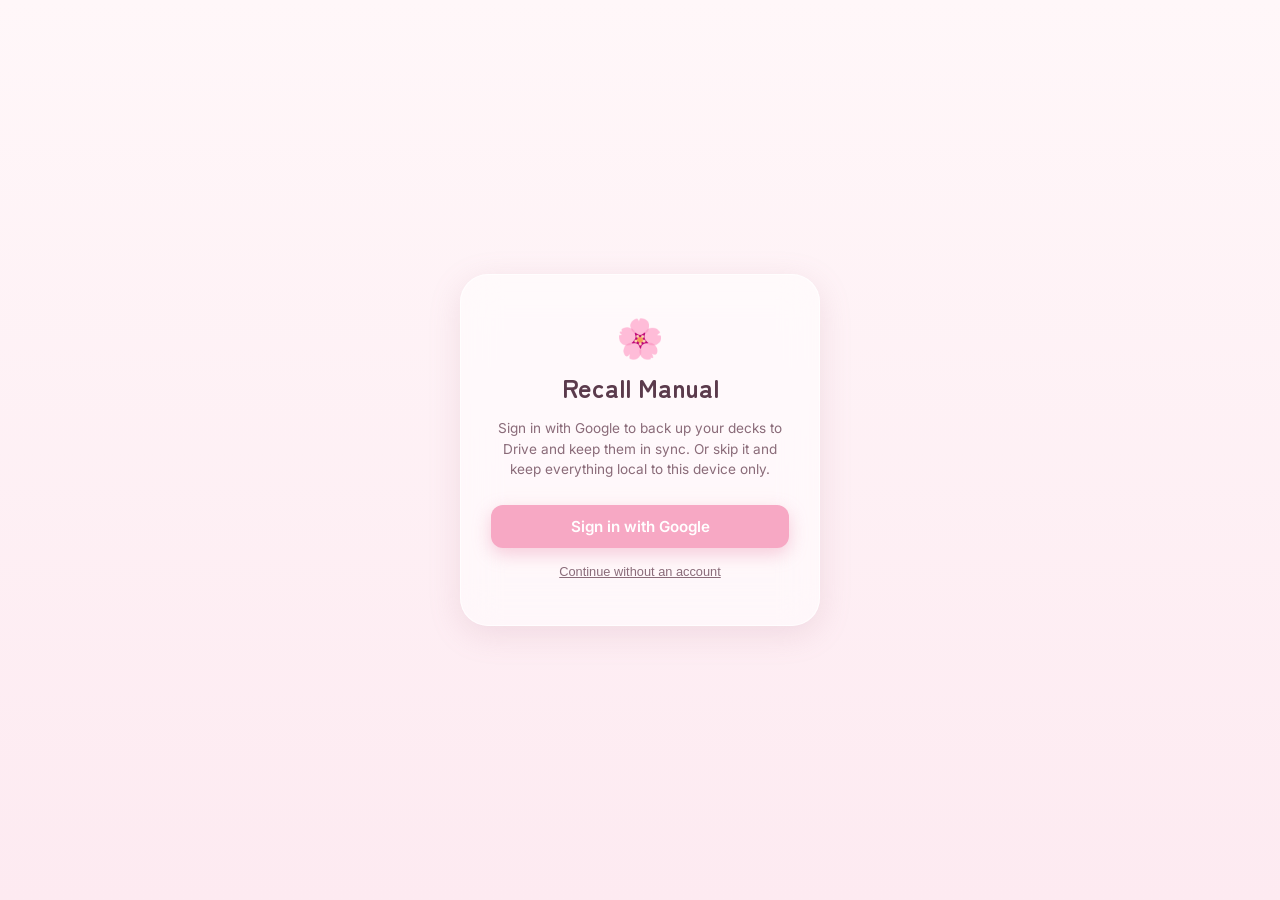
<file: study.html>
<!DOCTYPE html>
<html lang="en">
<head>
<meta charset="UTF-8" />
<meta name="viewport" content="width=device-width, initial-scale=1.0" />
<title>Study — Recall Manual</title>
<link rel="stylesheet" href="css/theme.css" />
<script>
  (function () {
    try {
      if ((localStorage.getItem('recall_manual_theme') || 'light') === 'dark') {
        document.documentElement.classList.add('theme-dark');
      }
    } catch (e) {}
  })();
</script>
<style>
  .back-link { font-size: 0.85rem; color: var(--ink-soft); }
  .header-row { display: flex; align-items: center; justify-content: space-between; }
  .study-all-label {
    display: flex; align-items: center; gap: 6px;
    font-size: 0.78rem; color: var(--ink-soft);
  }

  .progress-track {
    height: 6px;
    border-radius: 4px;
    background: rgba(255,255,255,0.5);
    overflow: hidden;
    margin: 14px 0 4px;
  }
  .progress-fill {
    height: 100%;
    background: var(--blossom);
    width: 0%;
    transition: width 0.25s ease;
  }
  .progress-text { font-size: 0.78rem; color: var(--ink-soft); text-align: right; }

  #cardStage {
    perspective: 1400px;
    margin: 28px 0 8px;
    display: flex;
    justify-content: center;
  }

  .flip-hint {
    text-align: center;
    font-size: 0.75rem;
    color: var(--ink-soft);
    margin-bottom: 18px;
  }

  .flip-card {
    width: 100%;
    max-width: 480px;
    height: 340px;
    position: relative;
    transform-style: preserve-3d;
    transition: transform 0.5s cubic-bezier(.4,.2,.2,1);
    cursor: pointer;
  }
  .flip-card.flipped { transform: rotateY(180deg); cursor: default; }

  .card-face {
    position: absolute;
    inset: 0;
    backface-visibility: hidden;
    border-radius: var(--radius-lg);
    background: var(--glass-fill);
    border: 1px solid var(--glass-border);
    backdrop-filter: blur(18px);
    -webkit-backdrop-filter: blur(18px);
    box-shadow: var(--shadow-soft);
    display: flex;
    align-items: center;
    justify-content: center;
    padding: 28px;
    overflow-y: auto;
  }
  .card-back { transform: rotateY(180deg); }

  .card-text {
    font-family: var(--font-body);
    font-size: 1.15rem;
    line-height: 1.5;
    color: var(--ink);
    text-align: center;
    white-space: pre-wrap;
  }
  .card-image {
    max-width: 100%;
    max-height: 100%;
    border-radius: var(--radius-sm);
    object-fit: contain;
  }

  .rating-row {
    display: none;
    gap: 8px;
    margin-top: 18px;
  }
  .rating-btn {
    flex: 1;
    display: flex;
    flex-direction: column;
    align-items: center;
    gap: 3px;
    padding: 12px 6px;
    border-radius: var(--radius-sm);
    border: none;
    cursor: pointer;
    font-family: var(--font-body);
    font-weight: 700;
    font-size: 0.85rem;
    color: white;
  }
  .rating-btn .rating-interval { font-size: 0.68rem; font-weight: 500; opacity: 0.85; }
  .rating-btn[data-rating="again"] { background: var(--tag-red); }
  .rating-btn[data-rating="hard"] { background: #e0a860; }
  .rating-btn[data-rating="good"] { background: var(--tag-green); }
  .rating-btn[data-rating="easy"] { background: var(--blossom); }

  .retire-row { display: flex; justify-content: center; margin-top: 12px; }
  .retire-btn {
    border: none;
    background: none;
    color: var(--ink-soft);
    font-size: 0.75rem;
    text-decoration: underline;
    cursor: pointer;
  }

  .nav-row {
    display: flex;
    gap: 12px;
    margin-top: 22px;
  }
  .nav-row button, .nav-row a { flex: 1; }

  .empty-state, .complete-state {
    text-align: center;
    padding: 60px 20px;
    color: var(--ink-soft);
  }
  .empty-state h2, .complete-state h2 { font-family: var(--font-display); color: var(--ink); margin-bottom: 8px; }
  .complete-state { display: none; }
</style>
</head>
<body>
<canvas id="sakura-canvas"></canvas>

<div class="app-shell">
  <div class="topbar">
    <div>
      <a class="back-link" href="index.html" id="backToDecksLink">&larr; Decks</a>
      <h1 id="deckName" style="margin-top:4px">Study</h1>
    </div>
    <label class="study-all-label">
      <input type="checkbox" id="studyAllToggle" />
      Study all cards
    </label>
  </div>

  <div class="container">
    <div id="studyArea">
      <div class="progress-track"><div class="progress-fill" id="progressFill"></div></div>
      <div class="progress-text" id="progressText">0 / 0 reviewed</div>

      <div id="cardStage">
        <div class="flip-card" id="flipCard">
          <div class="card-face card-front" id="cardFront"></div>
          <div class="card-face card-back" id="cardBack"></div>
        </div>
      </div>
      <div class="flip-hint" id="flipHint">Tap the card to reveal the answer</div>

      <div class="rating-row" id="ratingRow">
        <button class="rating-btn" data-rating="again">Again<span class="rating-interval"></span></button>
        <button class="rating-btn" data-rating="hard">Hard<span class="rating-interval"></span></button>
        <button class="rating-btn" data-rating="good">Good<span class="rating-interval"></span></button>
        <button class="rating-btn" data-rating="easy">Easy<span class="rating-interval"></span></button>
      </div>

      <div class="retire-row">
        <button class="retire-btn" id="retireBtn">Retire this card (exclude from future reviews)</button>
      </div>
    </div>

    <div class="empty-state" id="emptyState" style="display:none">
      <h2>No cards in this deck yet</h2>
      <p>Go back and add some cards first.</p>
    </div>

    <div class="complete-state" id="completeState">
      <h2>All caught up 🌸</h2>
      <p>Nothing due right now. Come back later, or study the whole deck anyway using the toggle above.</p>
      <div class="nav-row" style="max-width:320px; margin:20px auto 0">
        <button class="btn btn-ghost" id="restartBtn">Check again</button>
        <a class="btn btn-primary" href="index.html" id="completeDecksLink" style="text-align:center">Decks</a>
      </div>
    </div>
  </div>
</div>

<script src="js/auth.js"></script>
<script src="js/db.js"></script>
<script src="js/drive-sync.js"></script>
<script src="js/nav.js"></script>
<script src="js/theme.js"></script>
<script src="js/offline.js"></script>
<script src="js/sakura.js"></script>
<script src="js/stars.js"></script>
<script src="js/srs.js"></script>
<script src="js/study.js"></script>
<script>
  if (RecallTheme.getTheme() === 'dark') { initStars(); } else { initSakura(); }
  ['backToDecksLink', 'completeDecksLink'].forEach((id) => {
    const el = document.getElementById(id);
    if (el) el.addEventListener('click', (e) => {
      e.preventDefault();
      RecallNav.goTo(el.getAttribute('href'));
    });
  });
</script>
</body>
</html>
</file>
<file: css/theme.css>
/* theme.css — Recall Manual design tokens
   Palette: soft blossom light theme (replaces old app's dark/neutral base)
   Signature element: glass cards floating over a drifting sakura petal field
*/

@import url('https://fonts.googleapis.com/css2?family=Zen+Maru+Gothic:wght@500;700&family=Inter:wght@400;500;600;700&display=swap');

:root {
  /* Palette */
  --bg-top: #fff7f9;
  --bg-bottom: #fdeaf1;
  --blossom: #f7a8c4;
  --blossom-deep: #e888ab;
  --ink: #5b3b4c;
  --ink-soft: #8a6b79;
  --glass-fill: rgba(255, 255, 255, 0.55);
  --glass-fill-strong: rgba(255, 255, 255, 0.75);
  --glass-border: rgba(255, 255, 255, 0.7);

  /* Confidence tags */
  --tag-green: #8fbc94;
  --tag-yellow: #e8b872;
  --tag-red: #e08a8a;

  /* Type */
  --font-display: 'Zen Maru Gothic', sans-serif;
  --font-body: 'Inter', sans-serif;

  /* Layout */
  --radius-lg: 28px;
  --radius-md: 18px;
  --radius-sm: 12px;
  --shadow-soft: 0 8px 32px rgba(180, 120, 145, 0.18);
}

* { box-sizing: border-box; }

html, body {
  margin: 0;
  padding: 0;
  min-height: 100vh;
  font-family: var(--font-body);
  color: var(--ink);
  background: linear-gradient(180deg, var(--bg-top) 0%, var(--bg-bottom) 100%);
  overflow-x: hidden;
}

#sakura-canvas {
  position: fixed;
  inset: 0;
  z-index: 0;
  pointer-events: none;
}

.app-shell {
  position: relative;
  z-index: 1;
  min-height: 100vh;
  display: flex;
  flex-direction: column;
}

h1, h2, h3 {
  font-family: var(--font-display);
  color: var(--ink);
  margin: 0;
}

a { color: inherit; text-decoration: none; }

/* Glass card primitive */
.glass {
  background: var(--glass-fill);
  border: 1px solid var(--glass-border);
  border-radius: var(--radius-lg);
  backdrop-filter: blur(18px);
  -webkit-backdrop-filter: blur(18px);
  box-shadow: var(--shadow-soft);
}

.btn {
  font-family: var(--font-body);
  font-weight: 600;
  font-size: 0.95rem;
  border: none;
  border-radius: var(--radius-sm);
  padding: 12px 20px;
  cursor: pointer;
  transition: transform 0.15s ease, box-shadow 0.15s ease;
}
.btn:active { transform: scale(0.97); }

.btn-primary {
  background: var(--blossom);
  color: white;
  box-shadow: 0 6px 18px rgba(232, 136, 171, 0.4);
}
.btn-primary:hover { background: var(--blossom-deep); }

.btn-ghost {
  background: var(--glass-fill-strong);
  color: var(--ink);
  border: 1px solid var(--glass-border);
}

.topbar {
  display: flex;
  align-items: center;
  justify-content: space-between;
  flex-wrap: wrap;
  row-gap: 12px;
  padding: 20px 24px;
}

.topbar h1 {
  font-size: 1.4rem;
  letter-spacing: 0.02em;
}

.topbar .subtitle {
  font-size: 0.8rem;
  color: var(--ink-soft);
  margin-top: 2px;
}

.container {
  flex: 1;
  padding: 0 20px 40px;
  max-width: 720px;
  width: 100%;
  margin: 0 auto;
}

/* Focus visibility for accessibility */
:focus-visible {
  outline: 2px solid var(--blossom-deep);
  outline-offset: 2px;
}

@media (prefers-reduced-motion: reduce) {
  * { animation: none !important; transition: none !important; }
}

/* ---- Dark theme ----
   Because every color in this file is a CSS custom property, redefining
   the same variable names here is enough to re-theme the whole app —
   .glass, buttons, headings, etc. all already reference var(--ink),
   var(--glass-fill), and so on, so they pick this up automatically
   without needing their own dark-mode overrides. */
html.theme-dark {
  --bg-top: #0f1226;
  --bg-bottom: #1a0f34;
  --blossom: #a78bde;
  --blossom-deep: #8a6bc4;
  --ink: #f1eaf7;
  --ink-soft: #b9aed2;
  --glass-fill: rgba(54, 42, 92, 0.45);
  --glass-fill-strong: rgba(64, 50, 106, 0.65);
  --glass-border: rgba(191, 173, 230, 0.22);
  --tag-green: #7fd9a0;
  --tag-yellow: #e8c873;
  --tag-red: #e88a9a;
  --shadow-soft: 0 8px 32px rgba(0, 0, 0, 0.5);
}

/* Small, deliberately unobtrusive moon — sits in a corner, doesn't compete
   with the falling-stars layer or any glass cards beneath it. */
#recall-moon {
  position: fixed;
  left: 18px;
  top: 50%;
  transform: translateY(-50%);
  width: 40px;
  height: 40px;
  border-radius: 50%;
  background: radial-gradient(circle at 35% 35%, #fdfbf3 0%, #e9e2c9 65%, #d7cea9 100%);
  box-shadow: 0 0 20px 5px rgba(253, 251, 243, 0.3);
  z-index: 1;
  pointer-events: none;
  overflow: hidden;
}
.moon-crater {
  position: absolute;
  border-radius: 50%;
  background: rgba(170, 160, 128, 0.35);
}
.moon-crater-1 { width: 9px; height: 9px; top: 9px; left: 13px; }
.moon-crater-2 { width: 6px; height: 6px; top: 22px; left: 24px; }
.moon-crater-3 { width: 5px; height: 5px; top: 13px; left: 29px; }

#recall-offline-banner {
  position: fixed;
  top: 0;
  left: 0;
  right: 0;
  z-index: 30;
  background: #e8b872;
  color: #3a2a10;
  text-align: center;
  font-size: 0.75rem;
  padding: 7px 14px;
  font-family: var(--font-body);
  box-shadow: 0 2px 8px rgba(0,0,0,0.15);
}
</file>
